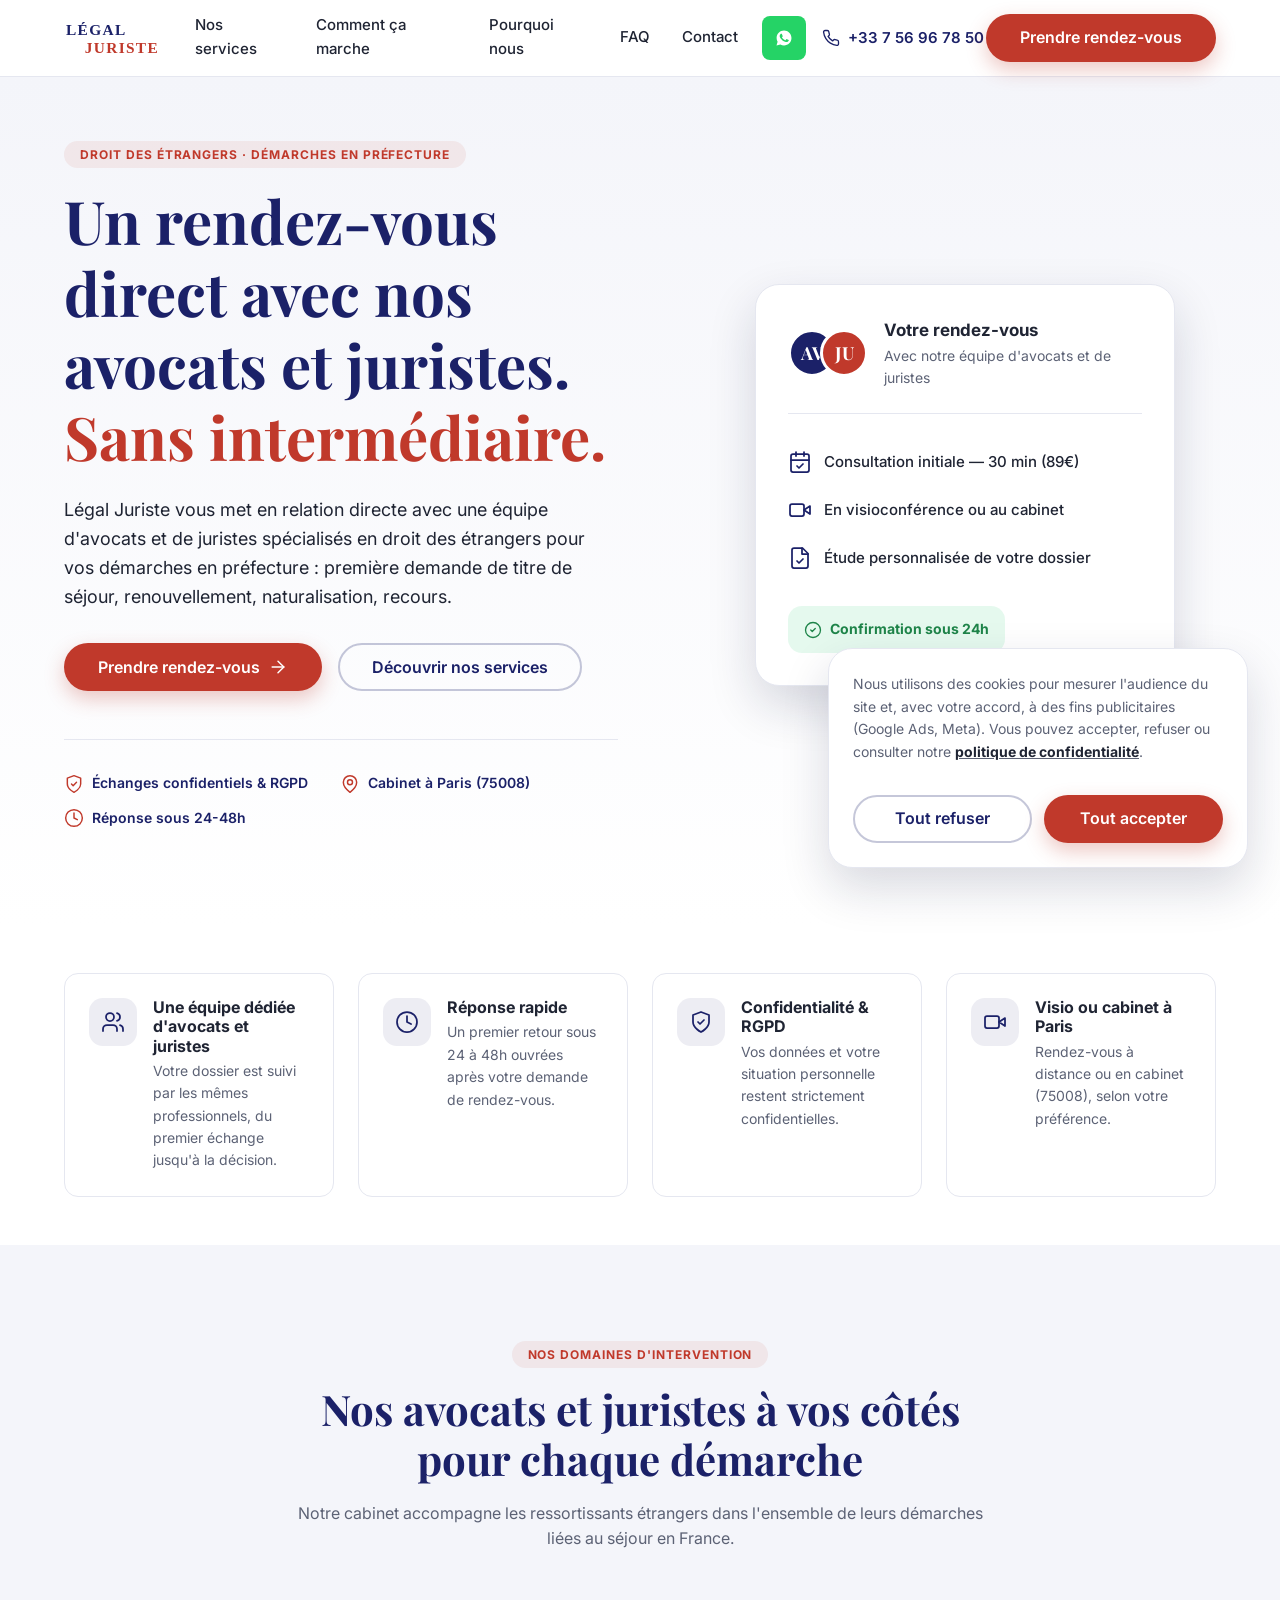
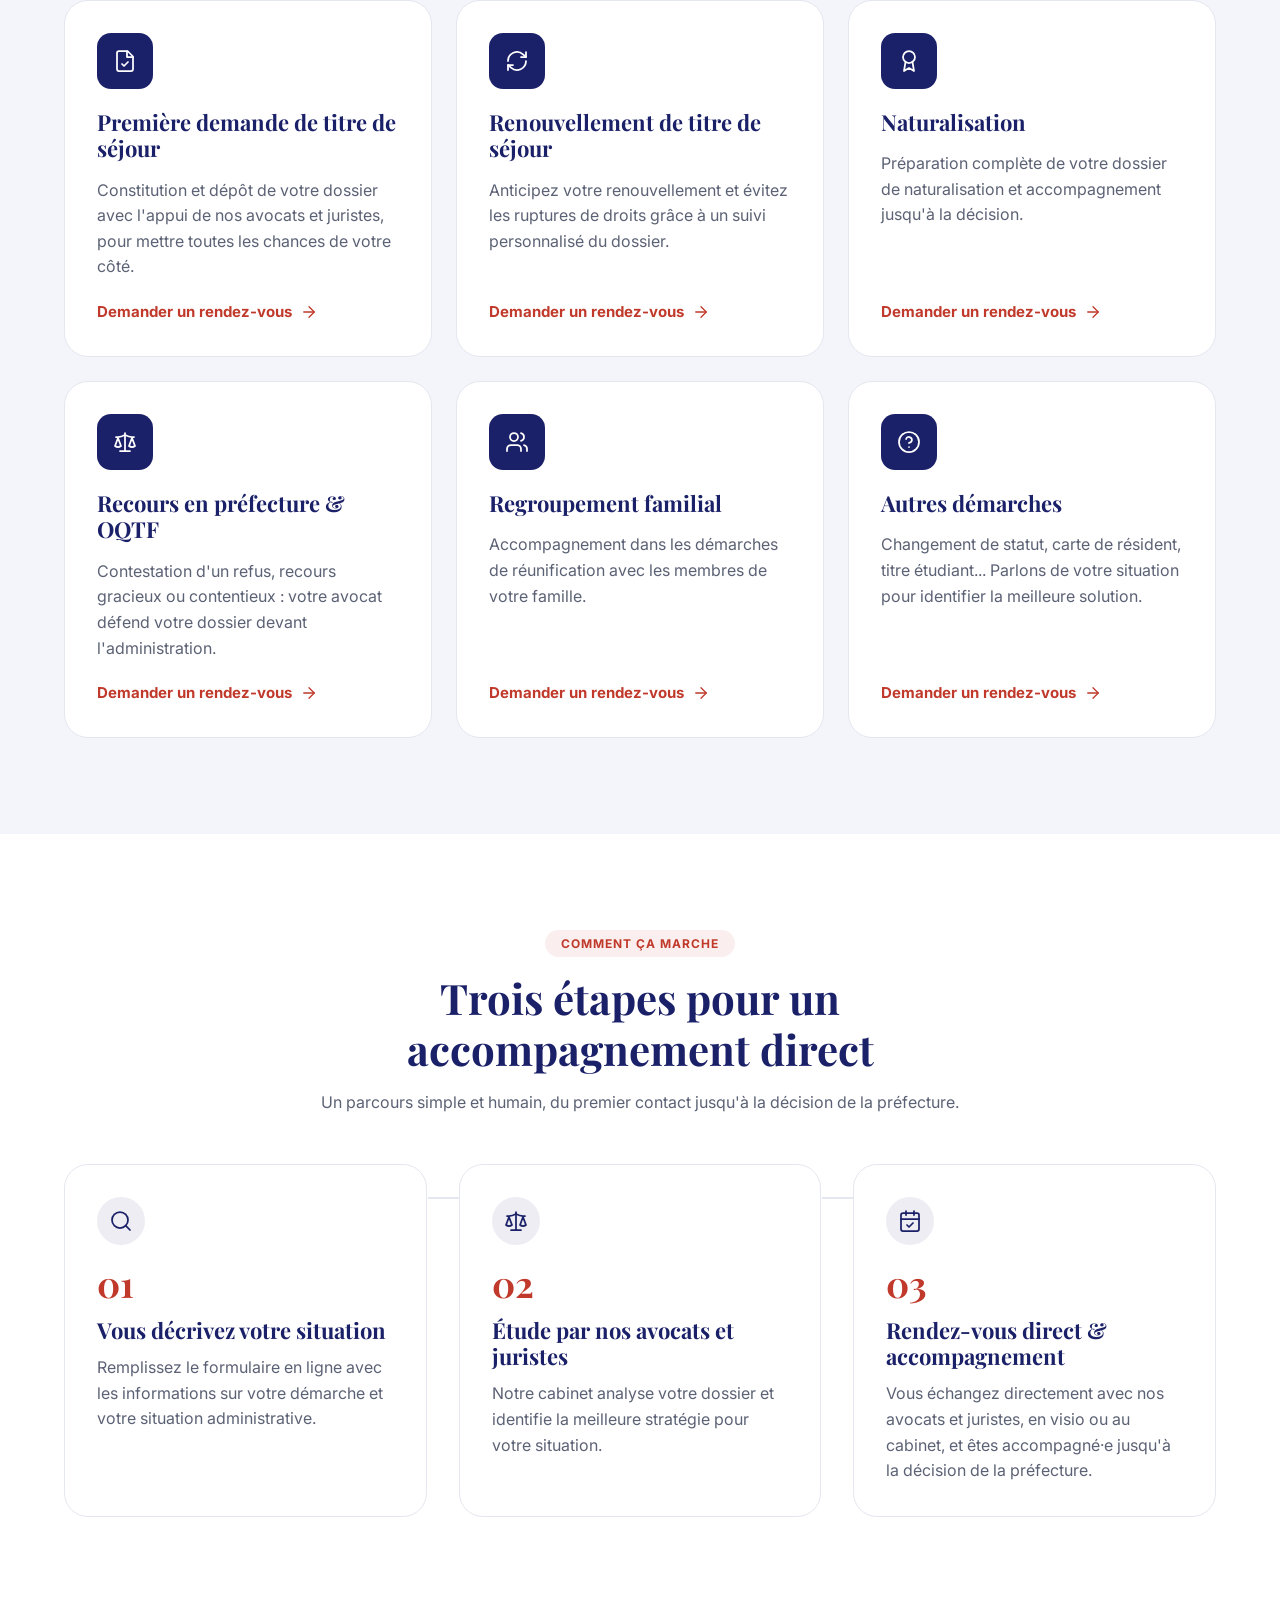
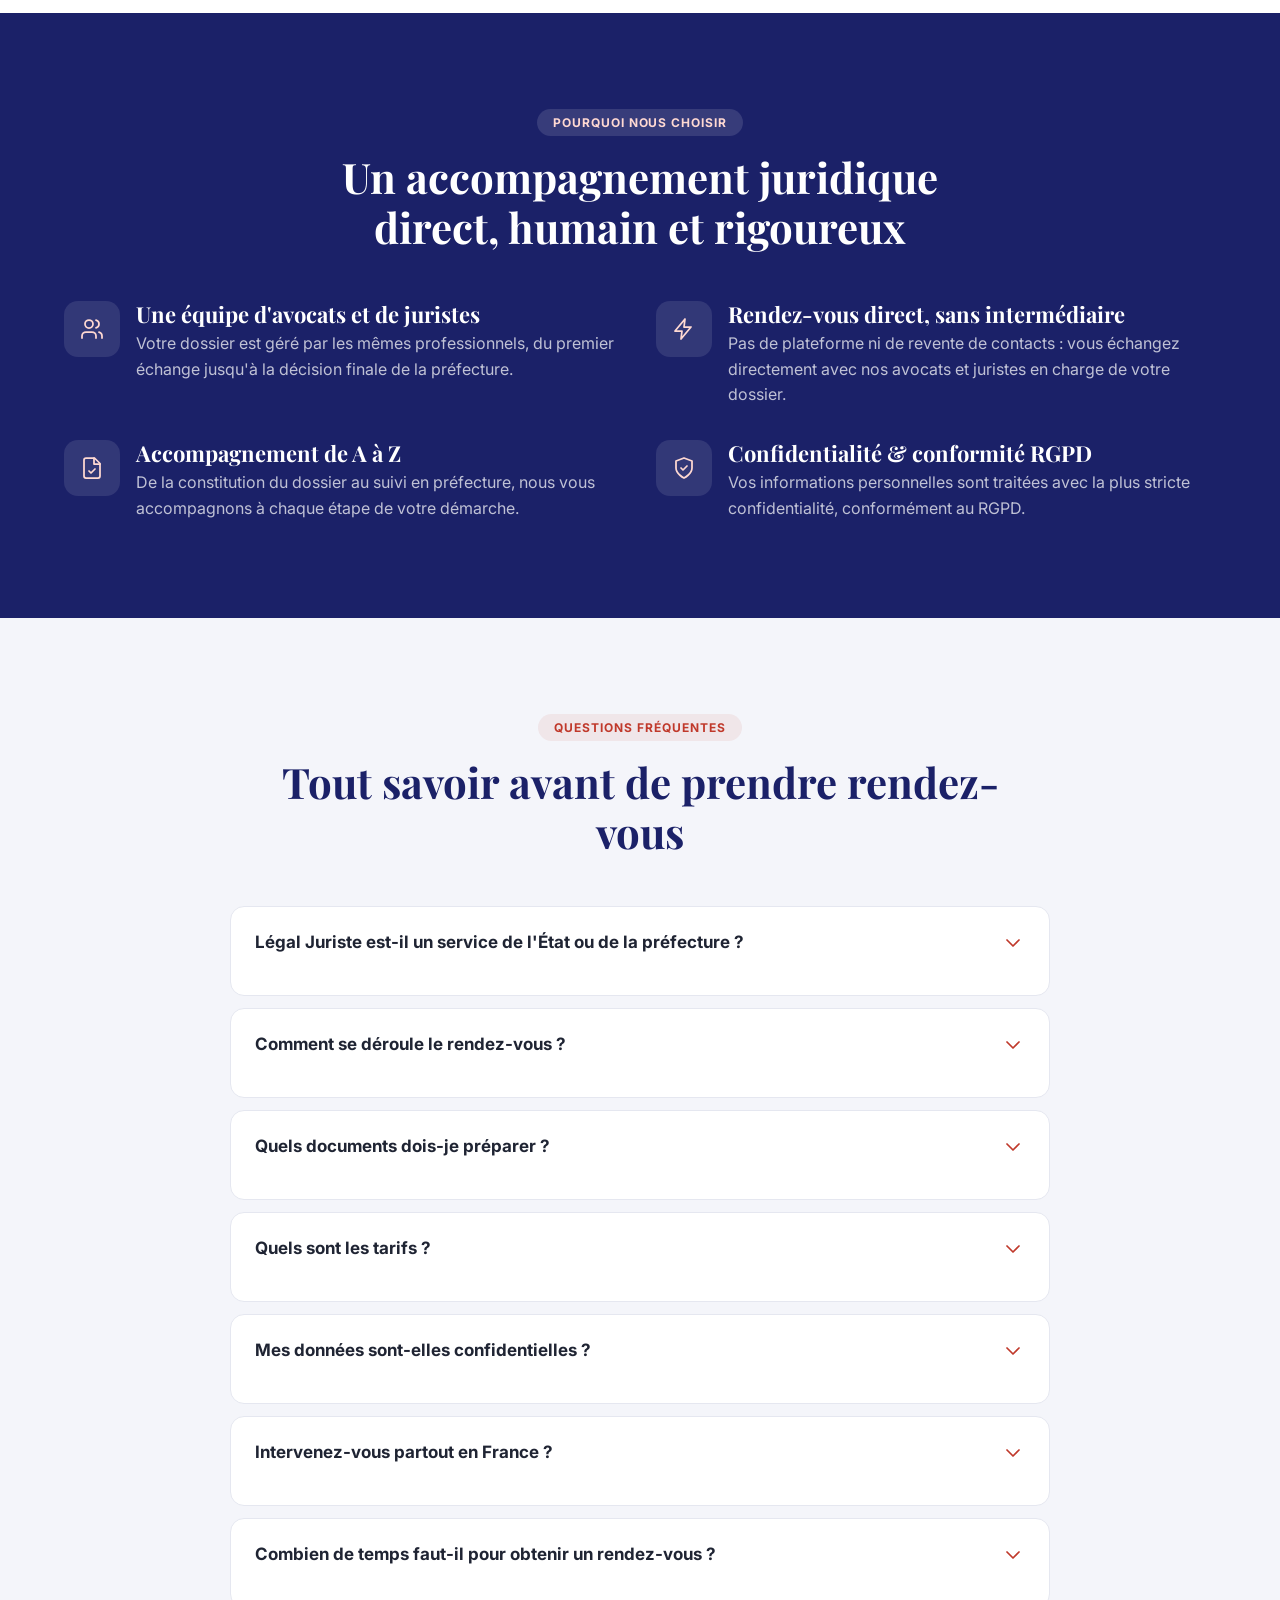
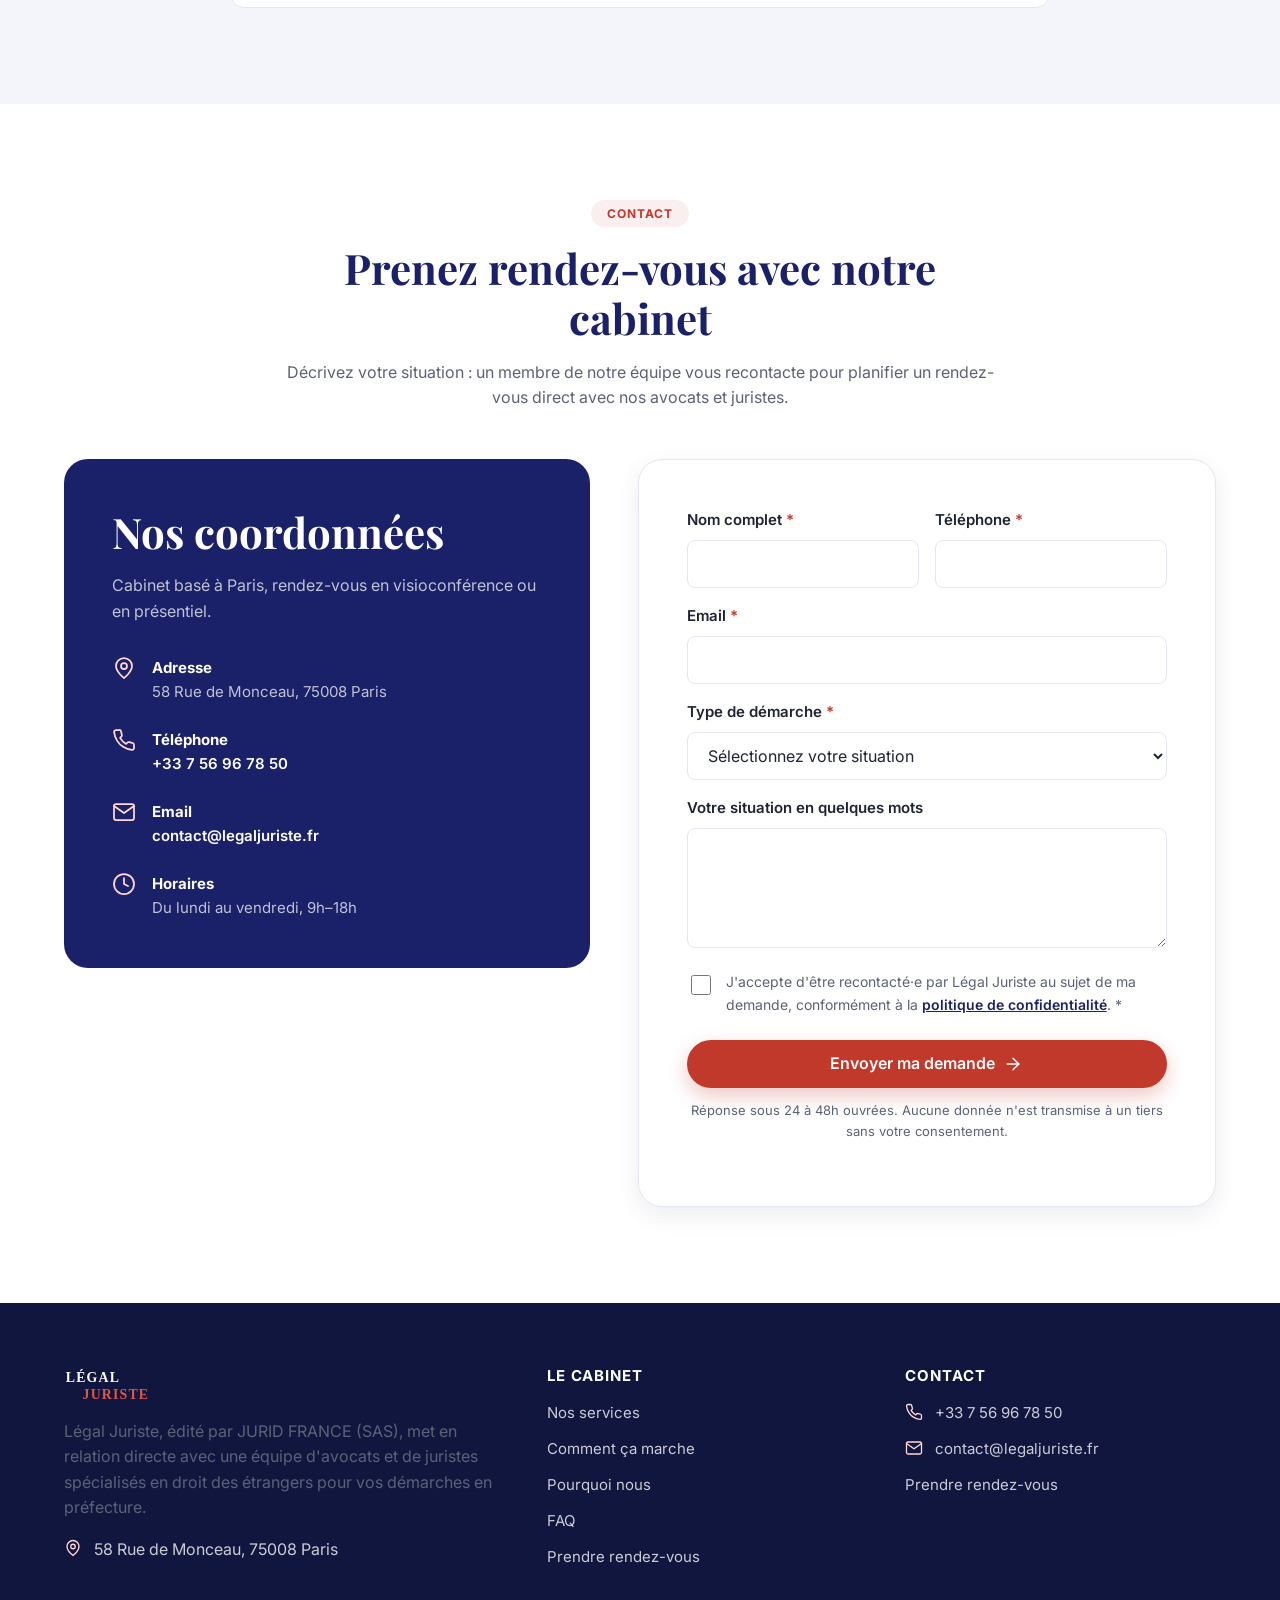
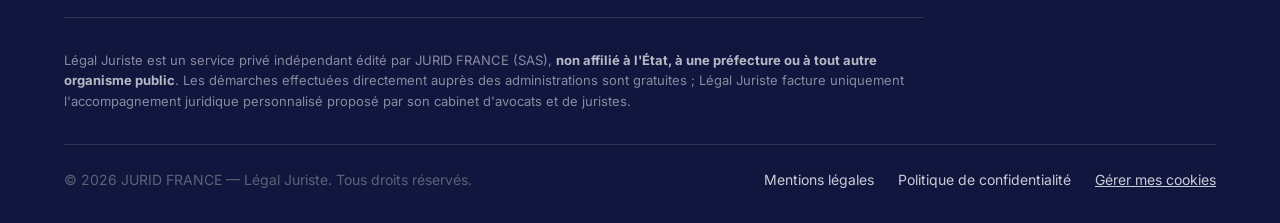
<file: index.html>
<!DOCTYPE html>
<html lang="fr">
<head>
  <meta charset="UTF-8">
  <meta name="viewport" content="width=device-width, initial-scale=1">
  <title>Légal Juriste — Rendez-vous direct avec nos avocats et juristes | Titre de séjour, naturalisation, recours</title>
  <meta name="description" content="Légal Juriste vous met en relation directe avec une équipe d'avocats et de juristes spécialisés en droit des étrangers : titre de séjour, renouvellement, naturalisation, recours en préfecture. Rendez-vous direct, sans intermédiaire.">
  <link rel="canonical" href="https://www.legaljuriste.fr/">

  <!-- Open Graph -->
  <meta property="og:type" content="website">
  <meta property="og:locale" content="fr_FR">
  <meta property="og:title" content="Légal Juriste — Rendez-vous direct avec nos avocats et juristes">
  <meta property="og:description" content="Mise en relation directe avec une équipe d'avocats et de juristes spécialisés en droit des étrangers pour vos démarches en préfecture.">
  <meta property="og:url" content="https://www.legaljuriste.fr/">
  <meta property="og:image" content="/assets/logo-full.svg">

  <!-- Favicon -->
  <link rel="icon" type="image/svg+xml" href="assets/favicon.svg">
  <link rel="apple-touch-icon" href="assets/logo-icon.svg">

  <!-- Fonts -->
  <link rel="preconnect" href="https://fonts.googleapis.com">
  <link rel="preconnect" href="https://fonts.gstatic.com" crossorigin>
  <link href="https://fonts.googleapis.com/css2?family=Inter:wght@400;500;600;700&family=Playfair+Display:wght@700;800&display=swap" rel="stylesheet">

  <link rel="stylesheet" href="css/style.css">

  <!-- Données structurées (SEO) -->
  <script type="application/ld+json">
  {
    "@context": "https://schema.org",
    "@type": "LegalService",
    "name": "Légal Juriste",
    "alternateName": "JURID FRANCE",
    "url": "https://www.legaljuriste.fr/",
    "logo": "https://www.legaljuriste.fr/assets/logo-icon.svg",
    "description": "Mise en relation directe avec une équipe d'avocats et de juristes spécialisés en droit des étrangers pour les démarches en préfecture (titre de séjour, naturalisation, recours).",
    "address": {
      "@type": "PostalAddress",
      "streetAddress": "58 Rue de Monceau",
      "postalCode": "75008",
      "addressLocality": "Paris",
      "addressCountry": "FR"
    },
    "areaServed": "FR",
    "priceRange": "€€"
  }
  </script>
</head>
<body>
  <a class="skip-link" href="#main-content">Aller au contenu principal</a>

  <!-- ============ HEADER ============ -->
  <header class="site-header">
    <div class="container">
      <nav class="nav" aria-label="Navigation principale">
        <a class="nav__brand" href="#main-content">
          <img src="assets/logo-full.svg" alt="Légal Juriste">
        </a>

        <div class="nav__panel" id="navPanel">
          <ul class="nav__links">
            <li><a href="#services">Nos services</a></li>
            <li><a href="#comment-ca-marche">Comment ça marche</a></li>
            <li><a href="#pourquoi">Pourquoi nous</a></li>
            <li><a href="#faq">FAQ</a></li>
            <li><a href="#contact">Contact</a></li>
          </ul>
          <div class="nav__panel-cta">
            <a href="#contact" class="btn btn-primary btn-block">Prendre rendez-vous</a>
          </div>
        </div>

        <div class="nav__actions">
          <a class="nav__whatsapp" href="https://wa.me/33756967850" target="_blank" rel="noopener" aria-label="Contacter sur WhatsApp">
            <svg class="icon icon-sm" viewBox="0 0 24 24" fill="currentColor" aria-hidden="true"><path d="M12.04 2C6.58 2 2.13 6.45 2.13 11.91c0 1.85.5 3.58 1.36 5.07L2 22l5.21-1.36a9.9 9.9 0 0 0 4.83 1.23h.01c5.46 0 9.91-4.45 9.91-9.91C21.96 6.45 17.5 2 12.04 2zm5.78 14.07c-.24.68-1.4 1.3-1.93 1.34-.5.04-1.03.27-3.46-.72-2.93-1.18-4.83-4.13-4.98-4.32-.15-.2-1.2-1.6-1.2-3.05 0-1.46.77-2.17 1.04-2.47.27-.3.6-.37.8-.37.2 0 .4 0 .57.01.18.01.43-.07.67.51.25.6.85 2.07.92 2.22.07.15.12.33.02.53-.1.2-.15.32-.3.5-.15.18-.31.4-.45.54-.15.15-.3.31-.13.6.17.3.77 1.27 1.65 2.06 1.13 1.01 2.09 1.32 2.39 1.47.3.15.47.13.65-.08.18-.2.75-.87.95-1.17.2-.3.4-.25.67-.15.27.1 1.73.82 2.03.97.3.15.5.22.57.35.07.13.07.75-.17 1.43z"/></svg>
          </a>
          <a class="nav__phone" href="tel:+33756967850">
            <svg class="icon icon-sm" viewBox="0 0 24 24" aria-hidden="true"><path d="M22 16.92v3a2 2 0 0 1-2.18 2 19.79 19.79 0 0 1-8.63-3.07 19.5 19.5 0 0 1-6-6 19.79 19.79 0 0 1-3.07-8.67A2 2 0 0 1 4.11 2h3a2 2 0 0 1 2 1.72 12.84 12.84 0 0 0 .7 2.81 2 2 0 0 1-.45 2.11L8.09 9.91a16 16 0 0 0 6 6l1.27-1.27a2 2 0 0 1 2.11-.45 12.84 12.84 0 0 0 2.81.7A2 2 0 0 1 22 16.92Z"/></svg>
            <span>+33 7 56 96 78 50</span>
          </a>
          <a href="#contact" class="btn btn-primary nav__cta">Prendre rendez-vous</a>
          <button class="nav__toggle" id="navToggle" aria-expanded="false" aria-controls="navPanel" aria-label="Ouvrir le menu">
            <svg class="icon icon-menu" viewBox="0 0 24 24" aria-hidden="true"><line x1="4" y1="6" x2="20" y2="6"/><line x1="4" y1="12" x2="20" y2="12"/><line x1="4" y1="18" x2="20" y2="18"/></svg>
            <svg class="icon icon-close" viewBox="0 0 24 24" aria-hidden="true"><line x1="6" y1="6" x2="18" y2="18"/><line x1="18" y1="6" x2="6" y2="18"/></svg>
          </button>
        </div>
      </nav>
    </div>
  </header>

  <main id="main-content">
    <!-- ============ HERO ============ -->
    <section class="hero">
      <div class="hero__floating hero__floating--1" aria-hidden="true"></div>
      <div class="hero__floating hero__floating--2" aria-hidden="true"></div>
      <div class="container">
        <div class="hero__inner">
          <div>
            <span class="eyebrow">Droit des étrangers · Démarches en préfecture</span>
            <h1 class="hero__title">Un rendez-vous direct avec nos avocats et juristes. <em>Sans intermédiaire.</em></h1>
            <p class="lead">Légal Juriste vous met en relation directe avec une équipe d'avocats et de juristes spécialisés en droit des étrangers pour vos démarches en préfecture : première demande de titre de séjour, renouvellement, naturalisation, recours.</p>
            <div class="hero__actions">
              <a href="#contact" class="btn btn-primary">
                Prendre rendez-vous
                <svg class="icon" viewBox="0 0 24 24" aria-hidden="true"><path d="M5 12h14"/><path d="m12 5 7 7-7 7"/></svg>
              </a>
              <a href="#services" class="btn btn-outline">Découvrir nos services</a>
            </div>
            <div class="hero__trust">
              <span class="hero__trust-item">
                <svg class="icon" viewBox="0 0 24 24" aria-hidden="true"><path d="M12 22s8-4 8-10V5l-8-3-8 3v7c0 6 8 10 8 10Z"/><path d="m9 12 2 2 4-4"/></svg>
                Échanges confidentiels &amp; RGPD
              </span>
              <span class="hero__trust-item">
                <svg class="icon" viewBox="0 0 24 24" aria-hidden="true"><path d="M20 10c0 6-8 12-8 12s-8-6-8-12a8 8 0 0 1 16 0Z"/><circle cx="12" cy="10" r="3"/></svg>
                Cabinet à Paris (75008)
              </span>
              <span class="hero__trust-item">
                <svg class="icon" viewBox="0 0 24 24" aria-hidden="true"><circle cx="12" cy="12" r="10"/><path d="M12 6v6l4 2"/></svg>
                Réponse sous 24-48h
              </span>
            </div>
          </div>

          <div class="hero__visual">
            <div class="appointment-card">
              <div class="appointment-card__header">
                <div class="appointment-card__avatars" aria-hidden="true">
                  <span class="avatar avatar--navy">AV</span>
                  <span class="avatar avatar--red">JU</span>
                </div>
                <div>
                  <p class="appointment-card__title">Votre rendez-vous</p>
                  <p class="appointment-card__subtitle">Avec notre équipe d'avocats et de juristes</p>
                </div>
              </div>
              <div class="appointment-card__row">
                <svg class="icon" viewBox="0 0 24 24" aria-hidden="true"><rect x="3" y="4" width="18" height="18" rx="2"/><path d="M16 2v4"/><path d="M8 2v4"/><path d="M3 10h18"/><path d="m9 16 2 2 4-4"/></svg>
                Consultation initiale — 30 min (89€)
              </div>
              <div class="appointment-card__row">
                <svg class="icon" viewBox="0 0 24 24" aria-hidden="true"><path d="m22 8-6 4 6 4V8Z"/><rect x="2" y="6" width="14" height="12" rx="2"/></svg>
                En visioconférence ou au cabinet
              </div>
              <div class="appointment-card__row">
                <svg class="icon" viewBox="0 0 24 24" aria-hidden="true"><path d="M14.5 2H6a2 2 0 0 0-2 2v16a2 2 0 0 0 2 2h12a2 2 0 0 0 2-2V7.5L14.5 2Z"/><path d="M14 2v6h6"/><path d="m9 15 2 2 4-4"/></svg>
                Étude personnalisée de votre dossier
              </div>
              <div class="appointment-card__badge">
                <svg class="icon icon-sm" viewBox="0 0 24 24" aria-hidden="true"><circle cx="12" cy="12" r="10"/><path d="m9 12 2 2 4-4"/></svg>
                Confirmation sous 24h
              </div>
            </div>
          </div>
        </div>
      </div>
    </section>

    <!-- ============ RÉASSURANCE ============ -->
    <section class="section-tight">
      <div class="container">
        <div class="badges">
          <div class="badge reveal">
            <span class="badge__icon">
              <svg class="icon" viewBox="0 0 24 24" aria-hidden="true"><path d="M16 21v-2a4 4 0 0 0-4-4H6a4 4 0 0 0-4 4v2"/><circle cx="9" cy="7" r="4"/><path d="M22 21v-2a4 4 0 0 0-3-3.87"/><path d="M16 3.13a4 4 0 0 1 0 7.75"/></svg>
            </span>
            <div>
              <h3>Une équipe dédiée d'avocats et juristes</h3>
              <p>Votre dossier est suivi par les mêmes professionnels, du premier échange jusqu'à la décision.</p>
            </div>
          </div>
          <div class="badge reveal">
            <span class="badge__icon">
              <svg class="icon" viewBox="0 0 24 24" aria-hidden="true"><circle cx="12" cy="12" r="10"/><path d="M12 6v6l4 2"/></svg>
            </span>
            <div>
              <h3>Réponse rapide</h3>
              <p>Un premier retour sous 24 à 48h ouvrées après votre demande de rendez-vous.</p>
            </div>
          </div>
          <div class="badge reveal">
            <span class="badge__icon">
              <svg class="icon" viewBox="0 0 24 24" aria-hidden="true"><path d="M12 22s8-4 8-10V5l-8-3-8 3v7c0 6 8 10 8 10Z"/><path d="m9 12 2 2 4-4"/></svg>
            </span>
            <div>
              <h3>Confidentialité &amp; RGPD</h3>
              <p>Vos données et votre situation personnelle restent strictement confidentielles.</p>
            </div>
          </div>
          <div class="badge reveal">
            <span class="badge__icon">
              <svg class="icon" viewBox="0 0 24 24" aria-hidden="true"><path d="m22 8-6 4 6 4V8Z"/><rect x="2" y="6" width="14" height="12" rx="2"/></svg>
            </span>
            <div>
              <h3>Visio ou cabinet à Paris</h3>
              <p>Rendez-vous à distance ou en cabinet (75008), selon votre préférence.</p>
            </div>
          </div>
        </div>
      </div>
    </section>

    <!-- ============ SERVICES ============ -->
    <section class="section section-alt" id="services">
      <div class="container">
        <div class="section-header">
          <span class="eyebrow">Nos domaines d'intervention</span>
          <h2>Nos avocats et juristes à vos côtés pour chaque démarche</h2>
          <p>Notre cabinet accompagne les ressortissants étrangers dans l'ensemble de leurs démarches liées au séjour en France.</p>
        </div>

        <div class="services-grid">
          <article class="service-card reveal">
            <span class="service-card__icon">
              <svg class="icon" viewBox="0 0 24 24" aria-hidden="true"><path d="M14.5 2H6a2 2 0 0 0-2 2v16a2 2 0 0 0 2 2h12a2 2 0 0 0 2-2V7.5L14.5 2Z"/><path d="M14 2v6h6"/><path d="m9 15 2 2 4-4"/></svg>
            </span>
            <h3>Première demande de titre de séjour</h3>
            <p>Constitution et dépôt de votre dossier avec l'appui de nos avocats et juristes, pour mettre toutes les chances de votre côté.</p>
            <a class="service-card__link" href="#contact">
              Demander un rendez-vous
              <svg class="icon" viewBox="0 0 24 24" aria-hidden="true"><path d="M5 12h14"/><path d="m12 5 7 7-7 7"/></svg>
            </a>
          </article>

          <article class="service-card reveal">
            <span class="service-card__icon">
              <svg class="icon" viewBox="0 0 24 24" aria-hidden="true"><path d="M3 12a9 9 0 0 1 15-6.7L21 8"/><path d="M21 3v5h-5"/><path d="M21 12a9 9 0 0 1-15 6.7L3 16"/><path d="M3 21v-5h5"/></svg>
            </span>
            <h3>Renouvellement de titre de séjour</h3>
            <p>Anticipez votre renouvellement et évitez les ruptures de droits grâce à un suivi personnalisé du dossier.</p>
            <a class="service-card__link" href="#contact">
              Demander un rendez-vous
              <svg class="icon" viewBox="0 0 24 24" aria-hidden="true"><path d="M5 12h14"/><path d="m12 5 7 7-7 7"/></svg>
            </a>
          </article>

          <article class="service-card reveal">
            <span class="service-card__icon">
              <svg class="icon" viewBox="0 0 24 24" aria-hidden="true"><circle cx="12" cy="8" r="6"/><path d="M15.477 12.89 17 22l-5-3-5 3 1.523-9.11"/></svg>
            </span>
            <h3>Naturalisation</h3>
            <p>Préparation complète de votre dossier de naturalisation et accompagnement jusqu'à la décision.</p>
            <a class="service-card__link" href="#contact">
              Demander un rendez-vous
              <svg class="icon" viewBox="0 0 24 24" aria-hidden="true"><path d="M5 12h14"/><path d="m12 5 7 7-7 7"/></svg>
            </a>
          </article>

          <article class="service-card reveal">
            <span class="service-card__icon">
              <svg class="icon" viewBox="0 0 24 24" aria-hidden="true"><path d="m16 16 3-8 3 8c-.87.65-1.92 1-3 1s-2.13-.35-3-1Z"/><path d="m2 16 3-8 3 8c-.87.65-1.92 1-3 1s-2.13-.35-3-1Z"/><path d="M7 21h10"/><path d="M12 3v18"/><path d="M3 7h2c2 0 5-1 7-2 2 1 5 2 7 2h2"/></svg>
            </span>
            <h3>Recours en préfecture &amp; OQTF</h3>
            <p>Contestation d'un refus, recours gracieux ou contentieux : votre avocat défend votre dossier devant l'administration.</p>
            <a class="service-card__link" href="#contact">
              Demander un rendez-vous
              <svg class="icon" viewBox="0 0 24 24" aria-hidden="true"><path d="M5 12h14"/><path d="m12 5 7 7-7 7"/></svg>
            </a>
          </article>

          <article class="service-card reveal">
            <span class="service-card__icon">
              <svg class="icon" viewBox="0 0 24 24" aria-hidden="true"><path d="M16 21v-2a4 4 0 0 0-4-4H6a4 4 0 0 0-4 4v2"/><circle cx="9" cy="7" r="4"/><path d="M22 21v-2a4 4 0 0 0-3-3.87"/><path d="M16 3.13a4 4 0 0 1 0 7.75"/></svg>
            </span>
            <h3>Regroupement familial</h3>
            <p>Accompagnement dans les démarches de réunification avec les membres de votre famille.</p>
            <a class="service-card__link" href="#contact">
              Demander un rendez-vous
              <svg class="icon" viewBox="0 0 24 24" aria-hidden="true"><path d="M5 12h14"/><path d="m12 5 7 7-7 7"/></svg>
            </a>
          </article>

          <article class="service-card reveal">
            <span class="service-card__icon">
              <svg class="icon" viewBox="0 0 24 24" aria-hidden="true"><circle cx="12" cy="12" r="10"/><path d="M9.09 9a3 3 0 0 1 5.83 1c0 2-3 3-3 3"/><line x1="12" y1="17" x2="12.01" y2="17"/></svg>
            </span>
            <h3>Autres démarches</h3>
            <p>Changement de statut, carte de résident, titre étudiant... Parlons de votre situation pour identifier la meilleure solution.</p>
            <a class="service-card__link" href="#contact">
              Demander un rendez-vous
              <svg class="icon" viewBox="0 0 24 24" aria-hidden="true"><path d="M5 12h14"/><path d="m12 5 7 7-7 7"/></svg>
            </a>
          </article>
        </div>
      </div>
    </section>

    <!-- ============ COMMENT ÇA MARCHE ============ -->
    <section class="section" id="comment-ca-marche">
      <div class="container">
        <div class="section-header">
          <span class="eyebrow">Comment ça marche</span>
          <h2>Trois étapes pour un accompagnement direct</h2>
          <p>Un parcours simple et humain, du premier contact jusqu'à la décision de la préfecture.</p>
        </div>

        <div class="steps">
          <div class="step reveal">
            <span class="step__icon">
              <svg class="icon" viewBox="0 0 24 24" aria-hidden="true"><circle cx="11" cy="11" r="8"/><path d="m21 21-4.3-4.3"/></svg>
            </span>
            <span class="step__number">01</span>
            <h3>Vous décrivez votre situation</h3>
            <p>Remplissez le formulaire en ligne avec les informations sur votre démarche et votre situation administrative.</p>
          </div>
          <div class="step reveal">
            <span class="step__icon">
              <svg class="icon" viewBox="0 0 24 24" aria-hidden="true"><path d="m16 16 3-8 3 8c-.87.65-1.92 1-3 1s-2.13-.35-3-1Z"/><path d="m2 16 3-8 3 8c-.87.65-1.92 1-3 1s-2.13-.35-3-1Z"/><path d="M7 21h10"/><path d="M12 3v18"/><path d="M3 7h2c2 0 5-1 7-2 2 1 5 2 7 2h2"/></svg>
            </span>
            <span class="step__number">02</span>
            <h3>Étude par nos avocats et juristes</h3>
            <p>Notre cabinet analyse votre dossier et identifie la meilleure stratégie pour votre situation.</p>
          </div>
          <div class="step reveal">
            <span class="step__icon">
              <svg class="icon" viewBox="0 0 24 24" aria-hidden="true"><rect x="3" y="4" width="18" height="18" rx="2"/><path d="M16 2v4"/><path d="M8 2v4"/><path d="M3 10h18"/><path d="m9 16 2 2 4-4"/></svg>
            </span>
            <span class="step__number">03</span>
            <h3>Rendez-vous direct &amp; accompagnement</h3>
            <p>Vous échangez directement avec nos avocats et juristes, en visio ou au cabinet, et êtes accompagné·e jusqu'à la décision de la préfecture.</p>
          </div>
        </div>
      </div>
    </section>

    <!-- ============ POURQUOI NOUS ============ -->
    <section class="section section-dark" id="pourquoi">
      <div class="container">
        <div class="section-header">
          <span class="eyebrow">Pourquoi nous choisir</span>
          <h2>Un accompagnement juridique direct, humain et rigoureux</h2>
        </div>

        <div class="why-grid">
          <div class="why-item reveal">
            <span class="why-item__icon">
              <svg class="icon" viewBox="0 0 24 24" aria-hidden="true"><path d="M16 21v-2a4 4 0 0 0-4-4H6a4 4 0 0 0-4 4v2"/><circle cx="9" cy="7" r="4"/><path d="M22 21v-2a4 4 0 0 0-3-3.87"/><path d="M16 3.13a4 4 0 0 1 0 7.75"/></svg>
            </span>
            <div>
              <h3>Une équipe d'avocats et de juristes</h3>
              <p>Votre dossier est géré par les mêmes professionnels, du premier échange jusqu'à la décision finale de la préfecture.</p>
            </div>
          </div>
          <div class="why-item reveal">
            <span class="why-item__icon">
              <svg class="icon" viewBox="0 0 24 24" aria-hidden="true"><path d="M13 2 3 14h7l-1 8 10-12h-7l1-8Z"/></svg>
            </span>
            <div>
              <h3>Rendez-vous direct, sans intermédiaire</h3>
              <p>Pas de plateforme ni de revente de contacts : vous échangez directement avec nos avocats et juristes en charge de votre dossier.</p>
            </div>
          </div>
          <div class="why-item reveal">
            <span class="why-item__icon">
              <svg class="icon" viewBox="0 0 24 24" aria-hidden="true"><path d="M14.5 2H6a2 2 0 0 0-2 2v16a2 2 0 0 0 2 2h12a2 2 0 0 0 2-2V7.5L14.5 2Z"/><path d="M14 2v6h6"/><path d="m9 15 2 2 4-4"/></svg>
            </span>
            <div>
              <h3>Accompagnement de A à Z</h3>
              <p>De la constitution du dossier au suivi en préfecture, nous vous accompagnons à chaque étape de votre démarche.</p>
            </div>
          </div>
          <div class="why-item reveal">
            <span class="why-item__icon">
              <svg class="icon" viewBox="0 0 24 24" aria-hidden="true"><path d="M12 22s8-4 8-10V5l-8-3-8 3v7c0 6 8 10 8 10Z"/><path d="m9 12 2 2 4-4"/></svg>
            </span>
            <div>
              <h3>Confidentialité &amp; conformité RGPD</h3>
              <p>Vos informations personnelles sont traitées avec la plus stricte confidentialité, conformément au RGPD.</p>
            </div>
          </div>
        </div>
      </div>
    </section>

    <!-- ============ FAQ ============ -->
    <section class="section section-alt" id="faq">
      <div class="container">
        <div class="section-header">
          <span class="eyebrow">Questions fréquentes</span>
          <h2>Tout savoir avant de prendre rendez-vous</h2>
        </div>

        <div class="accordion">
          <div class="accordion-item">
            <h3>
              <button class="accordion-trigger" aria-expanded="false">
                Légal Juriste est-il un service de l'État ou de la préfecture ?
                <svg class="icon" viewBox="0 0 24 24" aria-hidden="true"><path d="m6 9 6 6 6-6"/></svg>
              </button>
            </h3>
            <div class="accordion-panel">
              <div class="accordion-panel-inner">
                <div>
                  <p>Non. Légal Juriste, édité par JURID FRANCE (SAS), est un <strong>service privé indépendant</strong> de mise en relation avec des professionnels du droit. Nous ne sommes affiliés à aucune administration, préfecture ou organisme public.</p>
                  <p>Les démarches administratives restent gratuites auprès des services publics ; Légal Juriste facture uniquement l'accompagnement juridique personnalisé proposé par nos avocats et juristes.</p>
                </div>
              </div>
            </div>
          </div>

          <div class="accordion-item">
            <h3>
              <button class="accordion-trigger" aria-expanded="false">
                Comment se déroule le rendez-vous ?
                <svg class="icon" viewBox="0 0 24 24" aria-hidden="true"><path d="m6 9 6 6 6-6"/></svg>
              </button>
            </h3>
            <div class="accordion-panel">
              <div class="accordion-panel-inner">
                <div>
                  <p>Après votre demande, un membre de notre équipe vous recontacte pour planifier un rendez-vous direct avec nos avocats et juristes, en visioconférence ou au cabinet à Paris (75008), selon votre préférence et vos disponibilités.</p>
                </div>
              </div>
            </div>
          </div>

          <div class="accordion-item">
            <h3>
              <button class="accordion-trigger" aria-expanded="false">
                Quels documents dois-je préparer ?
                <svg class="icon" viewBox="0 0 24 24" aria-hidden="true"><path d="m6 9 6 6 6-6"/></svg>
              </button>
            </h3>
            <div class="accordion-panel">
              <div class="accordion-panel-inner">
                <div>
                  <p>Cela dépend de votre situation et du type de démarche. Lors du premier échange, nos avocats et juristes vous indiqueront précisément la liste des documents nécessaires à la constitution de votre dossier.</p>
                </div>
              </div>
            </div>
          </div>

          <div class="accordion-item">
            <h3>
              <button class="accordion-trigger" aria-expanded="false">
                Quels sont les tarifs ?
                <svg class="icon" viewBox="0 0 24 24" aria-hidden="true"><path d="m6 9 6 6 6-6"/></svg>
              </button>
            </h3>
            <div class="accordion-panel">
              <div class="accordion-panel-inner">
                <div>
                  <p>La première consultation, d'une durée de 30 minutes, est facturée <strong>89€</strong>. Elle permet d'étudier votre situation et de définir la meilleure stratégie. Au-delà, les honoraires dépendent de la nature et de la complexité de votre dossier et vous sont présentés en toute transparence avant tout engagement.</p>
                </div>
              </div>
            </div>
          </div>

          <div class="accordion-item">
            <h3>
              <button class="accordion-trigger" aria-expanded="false">
                Mes données sont-elles confidentielles ?
                <svg class="icon" viewBox="0 0 24 24" aria-hidden="true"><path d="m6 9 6 6 6-6"/></svg>
              </button>
            </h3>
            <div class="accordion-panel">
              <div class="accordion-panel-inner">
                <div>
                  <p>Oui. Toutes les informations transmises sont traitées de manière strictement confidentielle, conformément au RGPD et au secret professionnel applicable aux avocats. Pour plus de détails, consultez notre <a href="politique-confidentialite.html">politique de confidentialité</a>.</p>
                </div>
              </div>
            </div>
          </div>

          <div class="accordion-item">
            <h3>
              <button class="accordion-trigger" aria-expanded="false">
                Intervenez-vous partout en France ?
                <svg class="icon" viewBox="0 0 24 24" aria-hidden="true"><path d="m6 9 6 6 6-6"/></svg>
              </button>
            </h3>
            <div class="accordion-panel">
              <div class="accordion-panel-inner">
                <div>
                  <p>Les rendez-vous en cabinet ont lieu à Paris (75008). Nous proposons également des rendez-vous à distance par visioconférence pour les personnes résidant ailleurs en France ou à l'étranger.</p>
                </div>
              </div>
            </div>
          </div>

          <div class="accordion-item">
            <h3>
              <button class="accordion-trigger" aria-expanded="false">
                Combien de temps faut-il pour obtenir un rendez-vous ?
                <svg class="icon" viewBox="0 0 24 24" aria-hidden="true"><path d="m6 9 6 6 6-6"/></svg>
              </button>
            </h3>
            <div class="accordion-panel">
              <div class="accordion-panel-inner">
                <div>
                  <p>Nous nous efforçons de revenir vers vous sous 24 à 48h ouvrées après réception de votre demande, afin de planifier rapidement votre premier échange avec nos avocats et juristes.</p>
                </div>
              </div>
            </div>
          </div>
        </div>
      </div>
    </section>

    <!-- ============ CONTACT ============ -->
    <section class="section" id="contact">
      <div class="container">
        <div class="section-header">
          <span class="eyebrow">Contact</span>
          <h2>Prenez rendez-vous avec notre cabinet</h2>
          <p>Décrivez votre situation : un membre de notre équipe vous recontacte pour planifier un rendez-vous direct avec nos avocats et juristes.</p>
        </div>

        <div class="contact-grid">
          <div class="contact-info-card reveal">
            <h2>Nos coordonnées</h2>
            <p style="color: rgba(255,255,255,0.72)">Cabinet basé à Paris, rendez-vous en visioconférence ou en présentiel.</p>
            <div class="contact-info-list">
              <div class="contact-info-item">
                <svg class="icon" viewBox="0 0 24 24" aria-hidden="true"><path d="M20 10c0 6-8 12-8 12s-8-6-8-12a8 8 0 0 1 16 0Z"/><circle cx="12" cy="10" r="3"/></svg>
                <div>
                  <p><strong style="color:#fff">Adresse</strong></p>
                  <p>58 Rue de Monceau, 75008 Paris</p>
                </div>
              </div>
              <div class="contact-info-item">
                <svg class="icon" viewBox="0 0 24 24" aria-hidden="true"><path d="M22 16.92v3a2 2 0 0 1-2.18 2 19.79 19.79 0 0 1-8.63-3.07 19.5 19.5 0 0 1-6-6 19.79 19.79 0 0 1-3.07-8.67A2 2 0 0 1 4.11 2h3a2 2 0 0 1 2 1.72 12.84 12.84 0 0 0 .7 2.81 2 2 0 0 1-.45 2.11L8.09 9.91a16 16 0 0 0 6 6l1.27-1.27a2 2 0 0 1 2.11-.45 12.84 12.84 0 0 0 2.81.7A2 2 0 0 1 22 16.92Z"/></svg>
                <div>
                  <p><strong style="color:#fff">Téléphone</strong></p>
                  <p><a href="tel:+33756967850">+33 7 56 96 78 50</a></p>
                </div>
              </div>
              <div class="contact-info-item">
                <svg class="icon" viewBox="0 0 24 24" aria-hidden="true"><rect x="2" y="4" width="20" height="16" rx="2"/><path d="m22 6-10 7L2 6"/></svg>
                <div>
                  <p><strong style="color:#fff">Email</strong></p>
                  <p><a href="mailto:contact@legaljuriste.fr">contact@legaljuriste.fr</a></p>
                </div>
              </div>
              <div class="contact-info-item">
                <svg class="icon" viewBox="0 0 24 24" aria-hidden="true"><circle cx="12" cy="12" r="10"/><path d="M12 6v6l4 2"/></svg>
                <div>
                  <p><strong style="color:#fff">Horaires</strong></p>
                  <p>Du lundi au vendredi, 9h–18h</p>
                </div>
              </div>
            </div>
          </div>

          <div class="contact-form-card reveal">
            <form id="contactForm" action="https://script.google.com/macros/s/AKfycbzQICehB2cak6lHhYlWcM2exneO7bEQ0NraiFvdoNJmWA1NdXBnlw62iuTqi0m2ggKF/exec" method="POST">
              <div class="form-row form-row--2">
                <div class="form-group">
                  <label for="nom">Nom complet <span class="required">*</span></label>
                  <input class="form-control" type="text" id="nom" name="nom" autocomplete="name" required>
                </div>
                <div class="form-group">
                  <label for="telephone">Téléphone <span class="required">*</span></label>
                  <input class="form-control" type="tel" id="telephone" name="telephone" autocomplete="tel" required>
                </div>
              </div>
              <div class="form-row">
                <div class="form-group">
                  <label for="email">Email <span class="required">*</span></label>
                  <input class="form-control" type="email" id="email" name="email" autocomplete="email" required>
                </div>
              </div>
              <div class="form-row">
                <div class="form-group">
                  <label for="demarche">Type de démarche <span class="required">*</span></label>
                  <select class="form-control" id="demarche" name="demarche" required>
                    <option value="" selected disabled>Sélectionnez votre situation</option>
                    <option value="Première demande de titre de séjour">Première demande de titre de séjour</option>
                    <option value="Renouvellement de titre de séjour">Renouvellement de titre de séjour</option>
                    <option value="Naturalisation">Naturalisation</option>
                    <option value="Recours en préfecture / OQTF">Recours en préfecture / OQTF</option>
                    <option value="Regroupement familial">Regroupement familial</option>
                    <option value="Autre démarche">Autre démarche</option>
                  </select>
                </div>
              </div>
              <div class="form-row">
                <div class="form-group">
                  <label for="message">Votre situation en quelques mots</label>
                  <textarea class="form-control" id="message" name="message" rows="4"></textarea>
                </div>
              </div>
              <div class="form-checkbox">
                <input type="checkbox" id="consentement" name="consentement" required>
                <label for="consentement">J'accepte d'être recontacté·e par Légal Juriste au sujet de ma demande, conformément à la <a href="politique-confidentialite.html">politique de confidentialité</a>. <span class="required">*</span></label>
              </div>
              <button type="submit" class="btn btn-primary btn-block">
                Envoyer ma demande
                <svg class="icon" viewBox="0 0 24 24" aria-hidden="true"><path d="M5 12h14"/><path d="m12 5 7 7-7 7"/></svg>
              </button>
              <p class="form-hint">Réponse sous 24 à 48h ouvrées. Aucune donnée n'est transmise à un tiers sans votre consentement.</p>
            </form>
            <p id="formStatus" class="form-status" hidden role="status" tabindex="-1"></p>
          </div>
        </div>
      </div>
    </section>
  </main>

  <!-- ============ FOOTER ============ -->
  <footer class="site-footer">
    <div class="container">
      <div class="footer-grid">
        <div>
          <div class="footer-brand">
            <img src="assets/logo-full-light.svg" alt="Légal Juriste">
          </div>
          <p>Légal Juriste, édité par JURID FRANCE (SAS), met en relation directe avec une équipe d'avocats et de juristes spécialisés en droit des étrangers pour vos démarches en préfecture.</p>
          <div class="footer-contact-item">
            <svg class="icon icon-sm" viewBox="0 0 24 24" aria-hidden="true"><path d="M20 10c0 6-8 12-8 12s-8-6-8-12a8 8 0 0 1 16 0Z"/><circle cx="12" cy="10" r="3"/></svg>
            <span>58 Rue de Monceau, 75008 Paris</span>
          </div>
        </div>

        <div class="footer-col">
          <h4>Le cabinet</h4>
          <ul>
            <li><a href="#services">Nos services</a></li>
            <li><a href="#comment-ca-marche">Comment ça marche</a></li>
            <li><a href="#pourquoi">Pourquoi nous</a></li>
            <li><a href="#faq">FAQ</a></li>
            <li><a href="#contact">Prendre rendez-vous</a></li>
          </ul>
        </div>

        <div class="footer-col">
          <h4>Contact</h4>
          <ul>
            <li class="footer-contact-item">
              <svg class="icon icon-sm" viewBox="0 0 24 24" aria-hidden="true"><path d="M22 16.92v3a2 2 0 0 1-2.18 2 19.79 19.79 0 0 1-8.63-3.07 19.5 19.5 0 0 1-6-6 19.79 19.79 0 0 1-3.07-8.67A2 2 0 0 1 4.11 2h3a2 2 0 0 1 2 1.72 12.84 12.84 0 0 0 .7 2.81 2 2 0 0 1-.45 2.11L8.09 9.91a16 16 0 0 0 6 6l1.27-1.27a2 2 0 0 1 2.11-.45 12.84 12.84 0 0 0 2.81.7A2 2 0 0 1 22 16.92Z"/></svg>
              <a href="tel:+33756967850">+33 7 56 96 78 50</a>
            </li>
            <li class="footer-contact-item">
              <svg class="icon icon-sm" viewBox="0 0 24 24" aria-hidden="true"><rect x="2" y="4" width="20" height="16" rx="2"/><path d="m22 6-10 7L2 6"/></svg>
              <a href="mailto:contact@legaljuriste.fr">contact@legaljuriste.fr</a>
            </li>
            <li><a href="#contact">Prendre rendez-vous</a></li>
          </ul>
        </div>
      </div>

      <p class="footer-disclaimer">Légal Juriste est un service privé indépendant édité par JURID FRANCE (SAS), <strong style="color:rgba(255,255,255,0.7)">non affilié à l'État, à une préfecture ou à tout autre organisme public</strong>. Les démarches effectuées directement auprès des administrations sont gratuites ; Légal Juriste facture uniquement l'accompagnement juridique personnalisé proposé par son cabinet d'avocats et de juristes.</p>

      <div class="footer-bottom">
        <p style="margin:0">© 2026 JURID FRANCE — Légal Juriste. Tous droits réservés.</p>
        <div class="footer-bottom-links">
          <a href="mentions-legales.html">Mentions légales</a>
          <a href="politique-confidentialite.html">Politique de confidentialité</a>
          <button class="cookie-settings-link" id="cookieSettingsLink">Gérer mes cookies</button>
        </div>
      </div>
    </div>
  </footer>

  <!-- ============ COOKIE BANNER ============ -->
  <div class="cookie-banner" id="cookieBanner" role="dialog" aria-live="polite" aria-label="Gestion des cookies">
    <p class="cookie-banner__text">Nous utilisons des cookies pour mesurer l'audience du site et, avec votre accord, à des fins publicitaires (Google Ads, Meta). Vous pouvez accepter, refuser ou consulter notre <a href="politique-confidentialite.html"><strong>politique de confidentialité</strong></a>.</p>
    <div class="cookie-banner__actions">
      <button class="btn btn-outline" id="cookieRefuse">Tout refuser</button>
      <button class="btn btn-primary" id="cookieAccept">Tout accepter</button>
    </div>
  </div>

  <script src="js/main.js" defer></script>
</body>
</html>
</file>
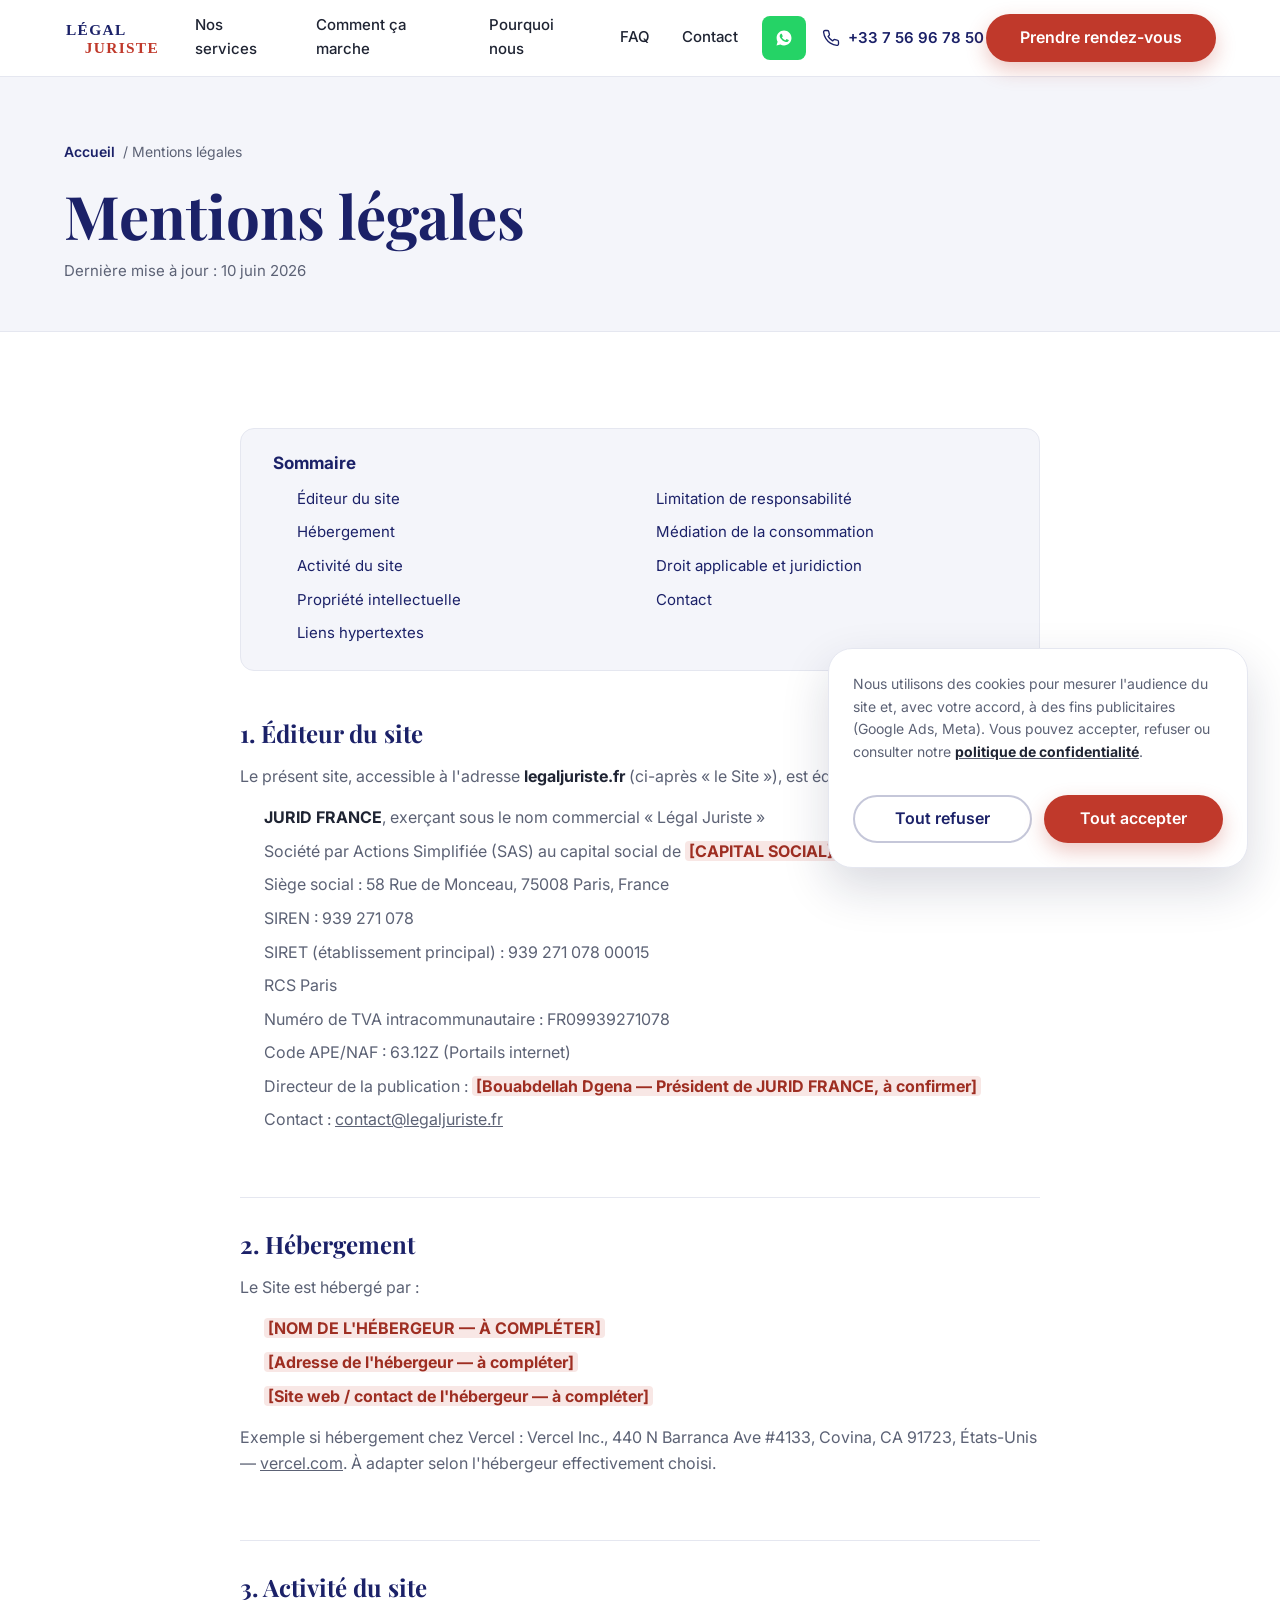
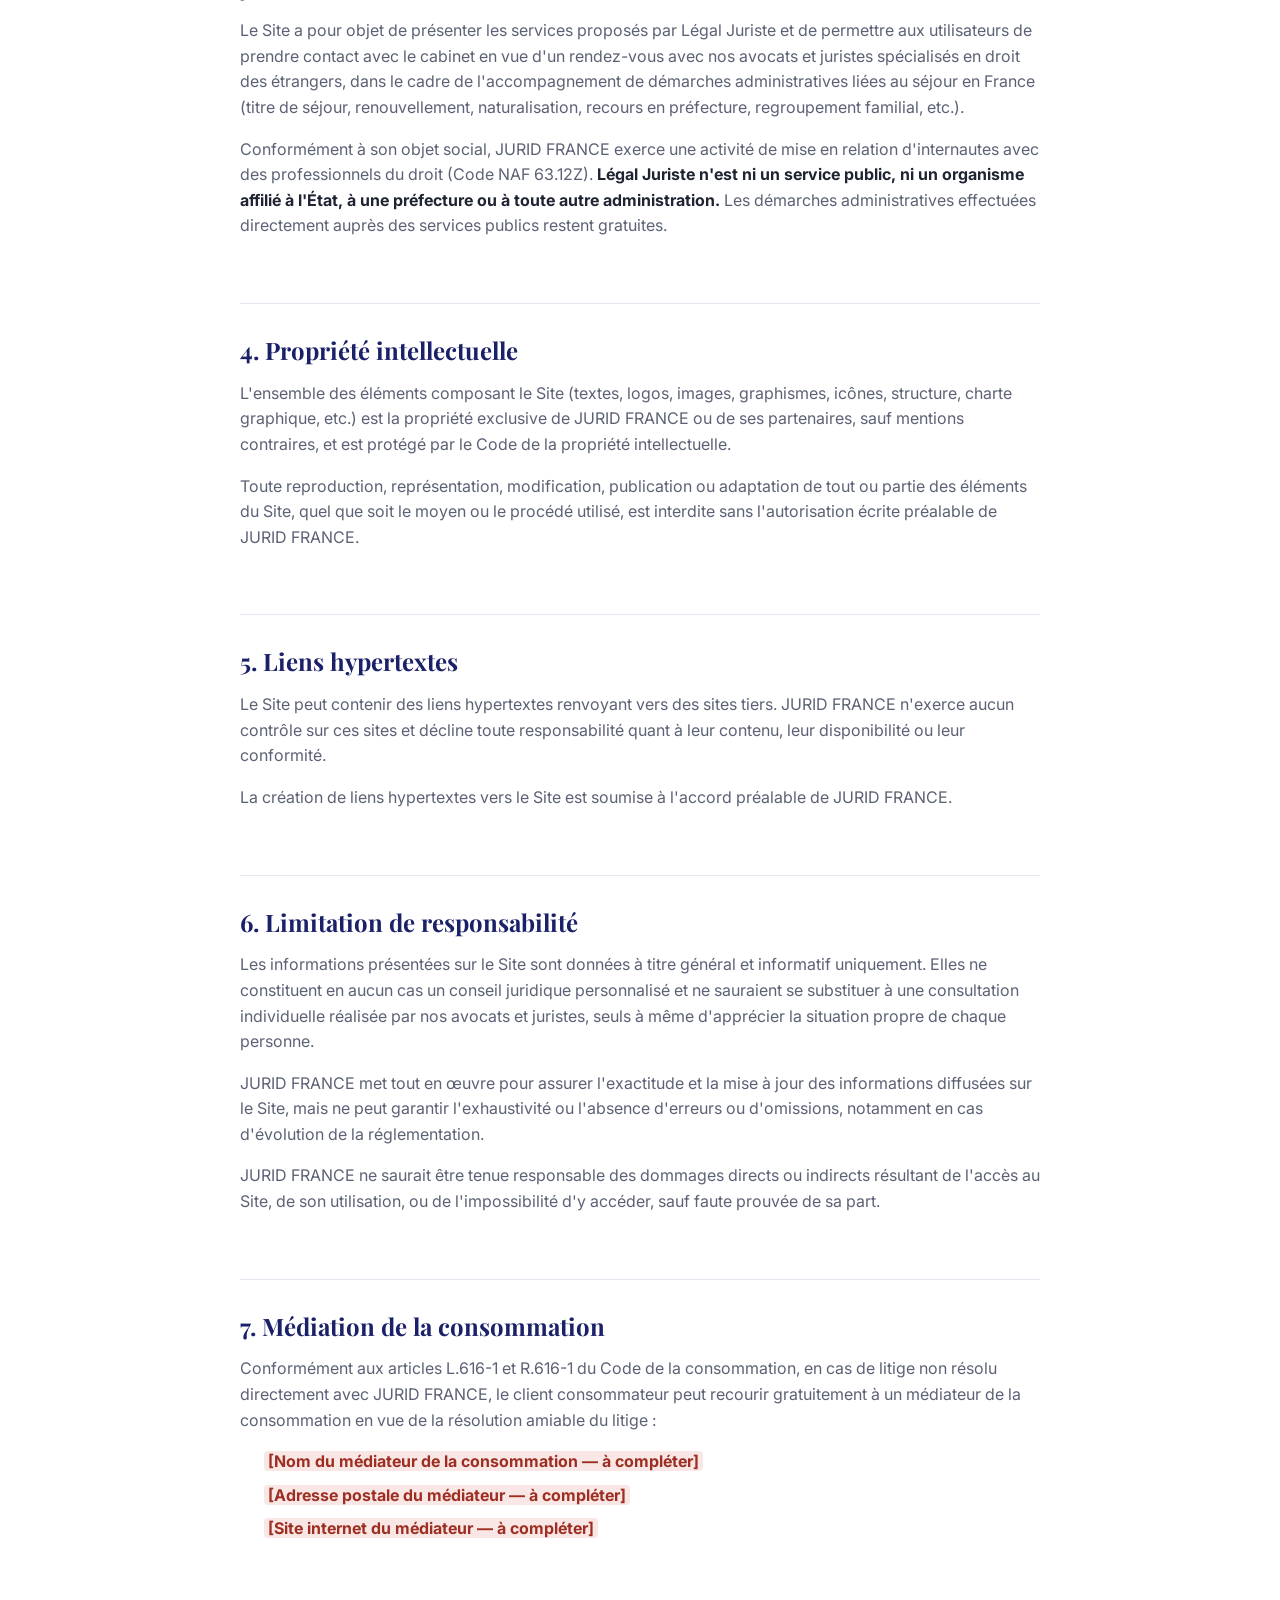
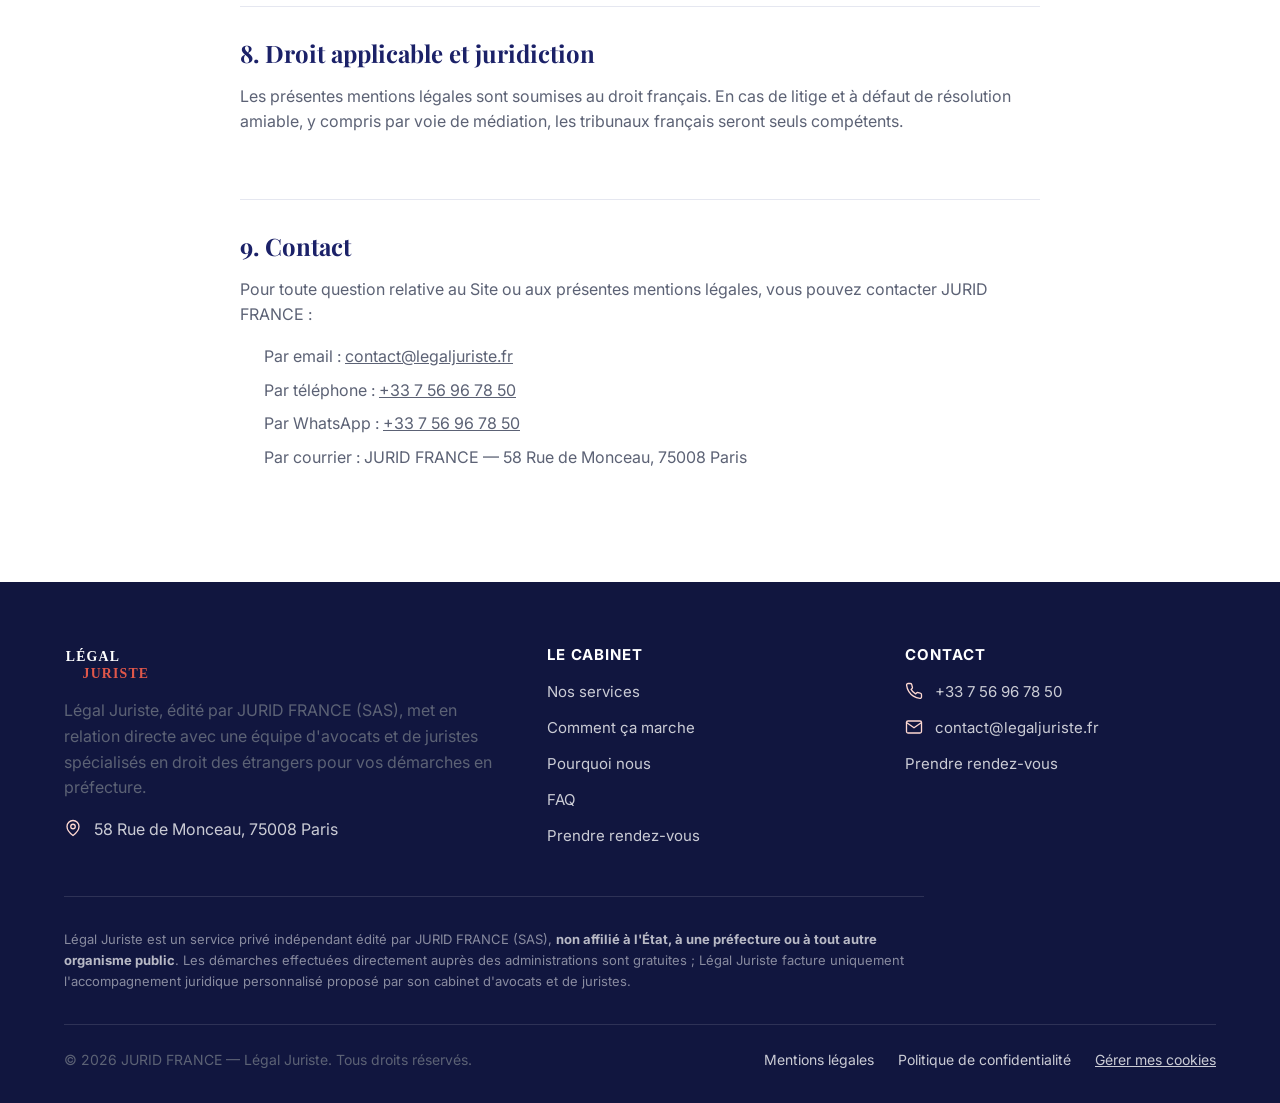
<file: mentions-legales.html>
<!DOCTYPE html>
<html lang="fr">
<head>
  <meta charset="UTF-8">
  <meta name="viewport" content="width=device-width, initial-scale=1">
  <title>Mentions légales — Légal Juriste</title>
  <meta name="description" content="Mentions légales du site Légal Juriste, édité par JURID FRANCE (SAS) : éditeur, hébergement, propriété intellectuelle, responsabilité, droit applicable.">
  <meta name="robots" content="noindex, follow">
  <link rel="canonical" href="https://www.legaljuriste.fr/mentions-legales.html">

  <link rel="icon" type="image/svg+xml" href="assets/favicon.svg">
  <link rel="apple-touch-icon" href="assets/logo-icon.svg">

  <link rel="preconnect" href="https://fonts.googleapis.com">
  <link rel="preconnect" href="https://fonts.gstatic.com" crossorigin>
  <link href="https://fonts.googleapis.com/css2?family=Inter:wght@400;500;600;700&family=Playfair+Display:wght@700;800&display=swap" rel="stylesheet">

  <link rel="stylesheet" href="css/style.css">
</head>
<body>
  <a class="skip-link" href="#main-content">Aller au contenu principal</a>

  <!-- ============ HEADER ============ -->
  <header class="site-header">
    <div class="container">
      <nav class="nav" aria-label="Navigation principale">
        <a class="nav__brand" href="index.html">
          <img src="assets/logo-full.svg" alt="Légal Juriste">
        </a>

        <div class="nav__panel" id="navPanel">
          <ul class="nav__links">
            <li><a href="index.html#services">Nos services</a></li>
            <li><a href="index.html#comment-ca-marche">Comment ça marche</a></li>
            <li><a href="index.html#pourquoi">Pourquoi nous</a></li>
            <li><a href="index.html#faq">FAQ</a></li>
            <li><a href="index.html#contact">Contact</a></li>
          </ul>
          <div class="nav__panel-cta">
            <a href="index.html#contact" class="btn btn-primary btn-block">Prendre rendez-vous</a>
          </div>
        </div>

        <div class="nav__actions">
          <a class="nav__whatsapp" href="https://wa.me/33756967850" target="_blank" rel="noopener" aria-label="Contacter sur WhatsApp">
            <svg class="icon icon-sm" viewBox="0 0 24 24" fill="currentColor" aria-hidden="true"><path d="M12.04 2C6.58 2 2.13 6.45 2.13 11.91c0 1.85.5 3.58 1.36 5.07L2 22l5.21-1.36a9.9 9.9 0 0 0 4.83 1.23h.01c5.46 0 9.91-4.45 9.91-9.91C21.96 6.45 17.5 2 12.04 2zm5.78 14.07c-.24.68-1.4 1.3-1.93 1.34-.5.04-1.03.27-3.46-.72-2.93-1.18-4.83-4.13-4.98-4.32-.15-.2-1.2-1.6-1.2-3.05 0-1.46.77-2.17 1.04-2.47.27-.3.6-.37.8-.37.2 0 .4 0 .57.01.18.01.43-.07.67.51.25.6.85 2.07.92 2.22.07.15.12.33.02.53-.1.2-.15.32-.3.5-.15.18-.31.4-.45.54-.15.15-.3.31-.13.6.17.3.77 1.27 1.65 2.06 1.13 1.01 2.09 1.32 2.39 1.47.3.15.47.13.65-.08.18-.2.75-.87.95-1.17.2-.3.4-.25.67-.15.27.1 1.73.82 2.03.97.3.15.5.22.57.35.07.13.07.75-.17 1.43z"/></svg>
          </a>
          <a class="nav__phone" href="tel:+33756967850">
            <svg class="icon icon-sm" viewBox="0 0 24 24" aria-hidden="true"><path d="M22 16.92v3a2 2 0 0 1-2.18 2 19.79 19.79 0 0 1-8.63-3.07 19.5 19.5 0 0 1-6-6 19.79 19.79 0 0 1-3.07-8.67A2 2 0 0 1 4.11 2h3a2 2 0 0 1 2 1.72 12.84 12.84 0 0 0 .7 2.81 2 2 0 0 1-.45 2.11L8.09 9.91a16 16 0 0 0 6 6l1.27-1.27a2 2 0 0 1 2.11-.45 12.84 12.84 0 0 0 2.81.7A2 2 0 0 1 22 16.92Z"/></svg>
            <span>+33 7 56 96 78 50</span>
          </a>
          <a href="index.html#contact" class="btn btn-primary nav__cta">Prendre rendez-vous</a>
          <button class="nav__toggle" id="navToggle" aria-expanded="false" aria-controls="navPanel" aria-label="Ouvrir le menu">
            <svg class="icon icon-menu" viewBox="0 0 24 24" aria-hidden="true"><line x1="4" y1="6" x2="20" y2="6"/><line x1="4" y1="12" x2="20" y2="12"/><line x1="4" y1="18" x2="20" y2="18"/></svg>
            <svg class="icon icon-close" viewBox="0 0 24 24" aria-hidden="true"><line x1="6" y1="6" x2="18" y2="18"/><line x1="18" y1="6" x2="6" y2="18"/></svg>
          </button>
        </div>
      </nav>
    </div>
  </header>

  <main id="main-content">
    <!-- ============ PAGE HERO ============ -->
    <section class="page-hero">
      <div class="container">
        <p class="breadcrumb"><a href="index.html">Accueil</a> / Mentions légales</p>
        <h1>Mentions légales</h1>
        <p class="page-updated">Dernière mise à jour : 10 juin 2026</p>
      </div>
    </section>

    <!-- ============ CONTENU ============ -->
    <section class="section">
      <div class="container">
        <div class="legal-content">

          <nav class="legal-toc" aria-label="Sommaire">
            <h2>Sommaire</h2>
            <ol>
              <li><a href="#editeur">Éditeur du site</a></li>
              <li><a href="#hebergement">Hébergement</a></li>
              <li><a href="#activite">Activité du site</a></li>
              <li><a href="#propriete">Propriété intellectuelle</a></li>
              <li><a href="#liens">Liens hypertextes</a></li>
              <li><a href="#responsabilite">Limitation de responsabilité</a></li>
              <li><a href="#mediation">Médiation de la consommation</a></li>
              <li><a href="#droit">Droit applicable et juridiction</a></li>
              <li><a href="#contact-legal">Contact</a></li>
            </ol>
          </nav>

          <section id="editeur">
            <h2>1. Éditeur du site</h2>
            <p>Le présent site, accessible à l'adresse <strong>legaljuriste.fr</strong> (ci-après « le Site »), est édité par :</p>
            <ul>
              <li><strong>JURID FRANCE</strong>, exerçant sous le nom commercial « Légal Juriste »</li>
              <li>Société par Actions Simplifiée (SAS) au capital social de <span class="placeholder">[CAPITAL SOCIAL] €</span></li>
              <li>Siège social : 58 Rue de Monceau, 75008 Paris, France</li>
              <li>SIREN : 939 271 078</li>
              <li>SIRET (établissement principal) : 939 271 078 00015</li>
              <li>RCS Paris</li>
              <li>Numéro de TVA intracommunautaire : FR09939271078</li>
              <li>Code APE/NAF : 63.12Z (Portails internet)</li>
              <li>Directeur de la publication : <span class="placeholder">[Bouabdellah Dgena — Président de JURID FRANCE, à confirmer]</span></li>
              <li>Contact : <a href="mailto:contact@legaljuriste.fr">contact@legaljuriste.fr</a></li>
            </ul>
          </section>

          <section id="hebergement">
            <h2>2. Hébergement</h2>
            <p>Le Site est hébergé par :</p>
            <ul>
              <li><span class="placeholder">[NOM DE L'HÉBERGEUR — À COMPLÉTER]</span></li>
              <li><span class="placeholder">[Adresse de l'hébergeur — à compléter]</span></li>
              <li><span class="placeholder">[Site web / contact de l'hébergeur — à compléter]</span></li>
            </ul>
            <p>Exemple si hébergement chez Vercel : Vercel Inc., 440 N Barranca Ave #4133, Covina, CA 91723, États-Unis — <a href="https://vercel.com" target="_blank" rel="noopener">vercel.com</a>. À adapter selon l'hébergeur effectivement choisi.</p>
          </section>

          <section id="activite">
            <h2>3. Activité du site</h2>
            <p>Le Site a pour objet de présenter les services proposés par Légal Juriste et de permettre aux utilisateurs de prendre contact avec le cabinet en vue d'un rendez-vous avec nos avocats et juristes spécialisés en droit des étrangers, dans le cadre de l'accompagnement de démarches administratives liées au séjour en France (titre de séjour, renouvellement, naturalisation, recours en préfecture, regroupement familial, etc.).</p>
            <p>Conformément à son objet social, JURID FRANCE exerce une activité de mise en relation d'internautes avec des professionnels du droit (Code NAF 63.12Z). <strong>Légal Juriste n'est ni un service public, ni un organisme affilié à l'État, à une préfecture ou à toute autre administration.</strong> Les démarches administratives effectuées directement auprès des services publics restent gratuites.</p>
          </section>

          <section id="propriete">
            <h2>4. Propriété intellectuelle</h2>
            <p>L'ensemble des éléments composant le Site (textes, logos, images, graphismes, icônes, structure, charte graphique, etc.) est la propriété exclusive de JURID FRANCE ou de ses partenaires, sauf mentions contraires, et est protégé par le Code de la propriété intellectuelle.</p>
            <p>Toute reproduction, représentation, modification, publication ou adaptation de tout ou partie des éléments du Site, quel que soit le moyen ou le procédé utilisé, est interdite sans l'autorisation écrite préalable de JURID FRANCE.</p>
          </section>

          <section id="liens">
            <h2>5. Liens hypertextes</h2>
            <p>Le Site peut contenir des liens hypertextes renvoyant vers des sites tiers. JURID FRANCE n'exerce aucun contrôle sur ces sites et décline toute responsabilité quant à leur contenu, leur disponibilité ou leur conformité.</p>
            <p>La création de liens hypertextes vers le Site est soumise à l'accord préalable de JURID FRANCE.</p>
          </section>

          <section id="responsabilite">
            <h2>6. Limitation de responsabilité</h2>
            <p>Les informations présentées sur le Site sont données à titre général et informatif uniquement. Elles ne constituent en aucun cas un conseil juridique personnalisé et ne sauraient se substituer à une consultation individuelle réalisée par nos avocats et juristes, seuls à même d'apprécier la situation propre de chaque personne.</p>
            <p>JURID FRANCE met tout en œuvre pour assurer l'exactitude et la mise à jour des informations diffusées sur le Site, mais ne peut garantir l'exhaustivité ou l'absence d'erreurs ou d'omissions, notamment en cas d'évolution de la réglementation.</p>
            <p>JURID FRANCE ne saurait être tenue responsable des dommages directs ou indirects résultant de l'accès au Site, de son utilisation, ou de l'impossibilité d'y accéder, sauf faute prouvée de sa part.</p>
          </section>

          <section id="mediation">
            <h2>7. Médiation de la consommation</h2>
            <p>Conformément aux articles L.616-1 et R.616-1 du Code de la consommation, en cas de litige non résolu directement avec JURID FRANCE, le client consommateur peut recourir gratuitement à un médiateur de la consommation en vue de la résolution amiable du litige :</p>
            <ul>
              <li><span class="placeholder">[Nom du médiateur de la consommation — à compléter]</span></li>
              <li><span class="placeholder">[Adresse postale du médiateur — à compléter]</span></li>
              <li><span class="placeholder">[Site internet du médiateur — à compléter]</span></li>
            </ul>
          </section>

          <section id="droit">
            <h2>8. Droit applicable et juridiction</h2>
            <p>Les présentes mentions légales sont soumises au droit français. En cas de litige et à défaut de résolution amiable, y compris par voie de médiation, les tribunaux français seront seuls compétents.</p>
          </section>

          <section id="contact-legal">
            <h2>9. Contact</h2>
            <p>Pour toute question relative au Site ou aux présentes mentions légales, vous pouvez contacter JURID FRANCE :</p>
            <ul>
              <li>Par email : <a href="mailto:contact@legaljuriste.fr">contact@legaljuriste.fr</a></li>
              <li>Par téléphone : <a href="tel:+33756967850">+33 7 56 96 78 50</a></li>
              <li>Par WhatsApp : <a href="https://wa.me/33756967850" target="_blank" rel="noopener">+33 7 56 96 78 50</a></li>
              <li>Par courrier : JURID FRANCE — 58 Rue de Monceau, 75008 Paris</li>
            </ul>
          </section>

        </div>
      </div>
    </section>
  </main>

  <!-- ============ FOOTER ============ -->
  <footer class="site-footer">
    <div class="container">
      <div class="footer-grid">
        <div>
          <div class="footer-brand">
            <img src="assets/logo-full-light.svg" alt="Légal Juriste">
          </div>
          <p>Légal Juriste, édité par JURID FRANCE (SAS), met en relation directe avec une équipe d'avocats et de juristes spécialisés en droit des étrangers pour vos démarches en préfecture.</p>
          <div class="footer-contact-item">
            <svg class="icon icon-sm" viewBox="0 0 24 24" aria-hidden="true"><path d="M20 10c0 6-8 12-8 12s-8-6-8-12a8 8 0 0 1 16 0Z"/><circle cx="12" cy="10" r="3"/></svg>
            <span>58 Rue de Monceau, 75008 Paris</span>
          </div>
        </div>

        <div class="footer-col">
          <h4>Le cabinet</h4>
          <ul>
            <li><a href="index.html#services">Nos services</a></li>
            <li><a href="index.html#comment-ca-marche">Comment ça marche</a></li>
            <li><a href="index.html#pourquoi">Pourquoi nous</a></li>
            <li><a href="index.html#faq">FAQ</a></li>
            <li><a href="index.html#contact">Prendre rendez-vous</a></li>
          </ul>
        </div>

        <div class="footer-col">
          <h4>Contact</h4>
          <ul>
            <li class="footer-contact-item">
              <svg class="icon icon-sm" viewBox="0 0 24 24" aria-hidden="true"><path d="M22 16.92v3a2 2 0 0 1-2.18 2 19.79 19.79 0 0 1-8.63-3.07 19.5 19.5 0 0 1-6-6 19.79 19.79 0 0 1-3.07-8.67A2 2 0 0 1 4.11 2h3a2 2 0 0 1 2 1.72 12.84 12.84 0 0 0 .7 2.81 2 2 0 0 1-.45 2.11L8.09 9.91a16 16 0 0 0 6 6l1.27-1.27a2 2 0 0 1 2.11-.45 12.84 12.84 0 0 0 2.81.7A2 2 0 0 1 22 16.92Z"/></svg>
              <a href="tel:+33756967850">+33 7 56 96 78 50</a>
            </li>
            <li class="footer-contact-item">
              <svg class="icon icon-sm" viewBox="0 0 24 24" aria-hidden="true"><rect x="2" y="4" width="20" height="16" rx="2"/><path d="m22 6-10 7L2 6"/></svg>
              <a href="mailto:contact@legaljuriste.fr">contact@legaljuriste.fr</a>
            </li>
            <li><a href="index.html#contact">Prendre rendez-vous</a></li>
          </ul>
        </div>
      </div>

      <p class="footer-disclaimer">Légal Juriste est un service privé indépendant édité par JURID FRANCE (SAS), <strong style="color:rgba(255,255,255,0.7)">non affilié à l'État, à une préfecture ou à tout autre organisme public</strong>. Les démarches effectuées directement auprès des administrations sont gratuites ; Légal Juriste facture uniquement l'accompagnement juridique personnalisé proposé par son cabinet d'avocats et de juristes.</p>

      <div class="footer-bottom">
        <p style="margin:0">© 2026 JURID FRANCE — Légal Juriste. Tous droits réservés.</p>
        <div class="footer-bottom-links">
          <a href="mentions-legales.html">Mentions légales</a>
          <a href="politique-confidentialite.html">Politique de confidentialité</a>
          <button class="cookie-settings-link" id="cookieSettingsLink">Gérer mes cookies</button>
        </div>
      </div>
    </div>
  </footer>

  <!-- ============ COOKIE BANNER ============ -->
  <div class="cookie-banner" id="cookieBanner" role="dialog" aria-live="polite" aria-label="Gestion des cookies">
    <p class="cookie-banner__text">Nous utilisons des cookies pour mesurer l'audience du site et, avec votre accord, à des fins publicitaires (Google Ads, Meta). Vous pouvez accepter, refuser ou consulter notre <a href="politique-confidentialite.html"><strong>politique de confidentialité</strong></a>.</p>
    <div class="cookie-banner__actions">
      <button class="btn btn-outline" id="cookieRefuse">Tout refuser</button>
      <button class="btn btn-primary" id="cookieAccept">Tout accepter</button>
    </div>
  </div>

  <script src="js/main.js" defer></script>
</body>
</html>
</file>
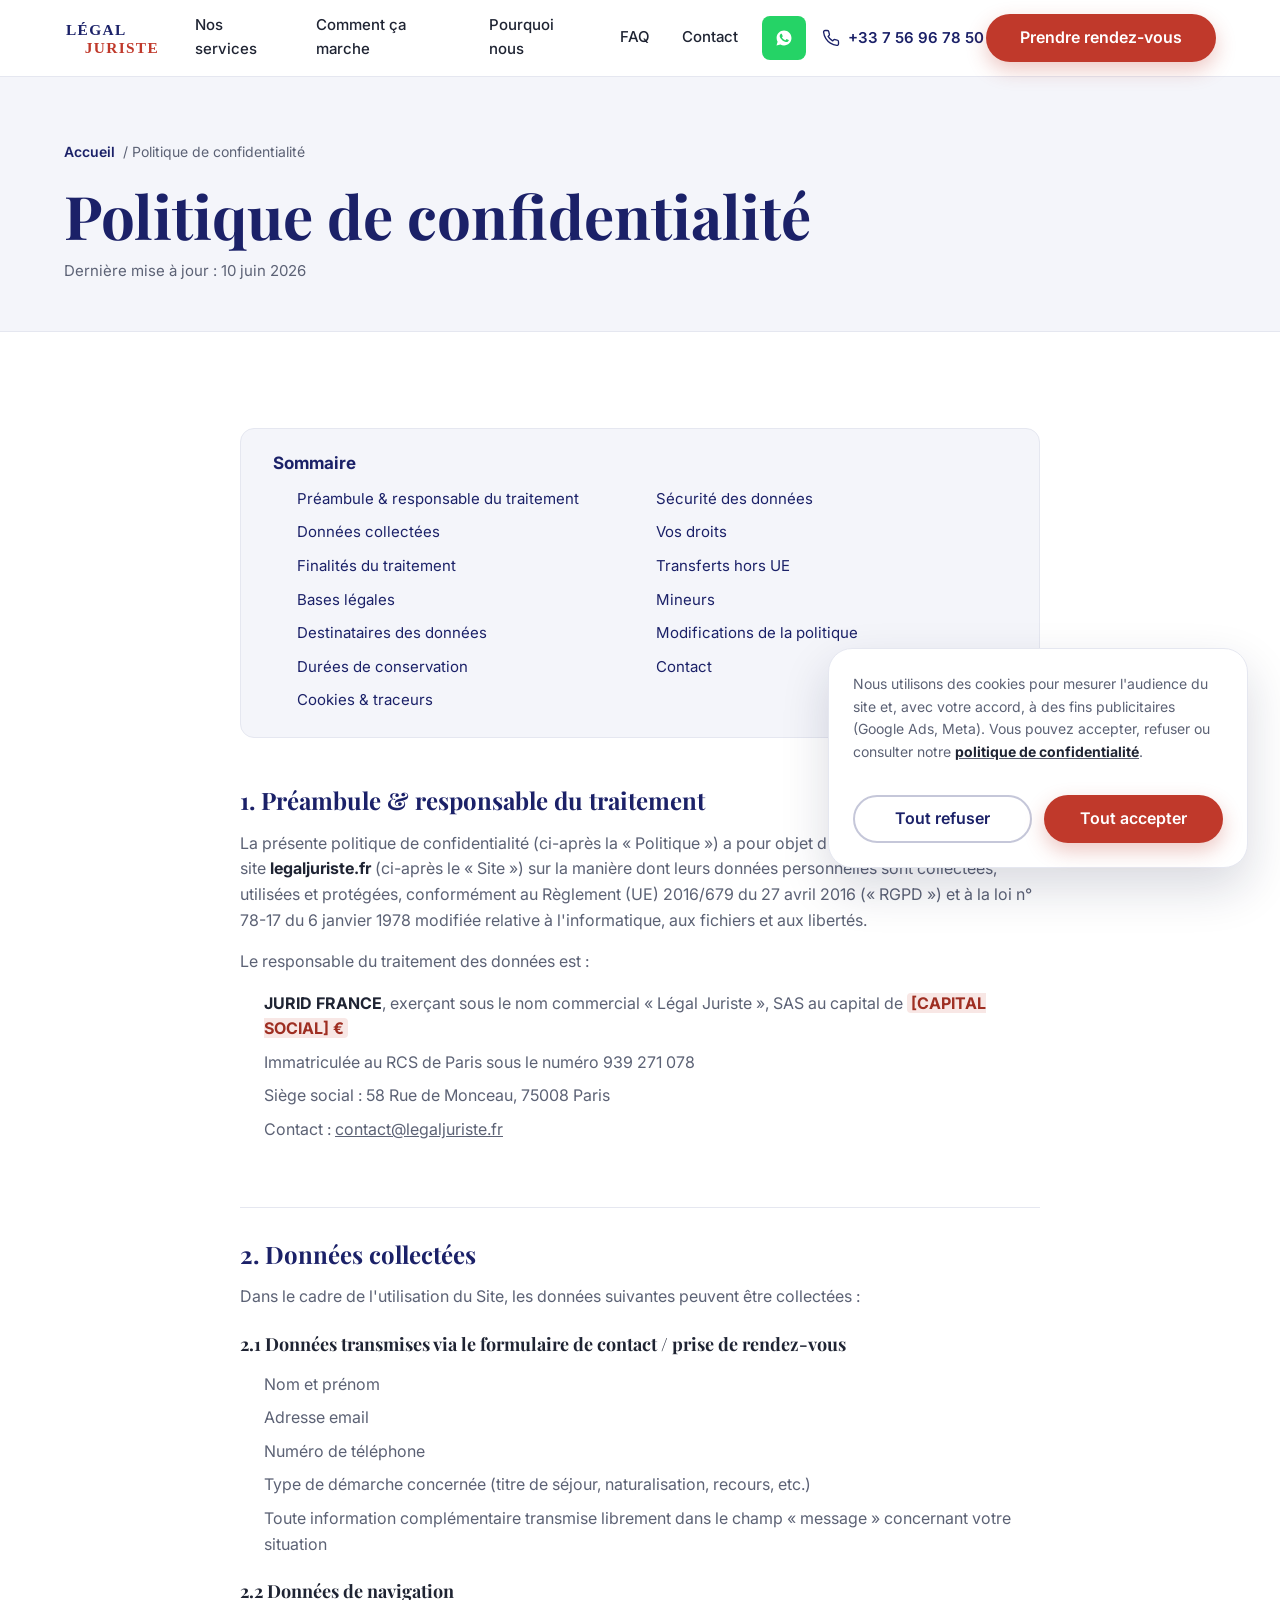
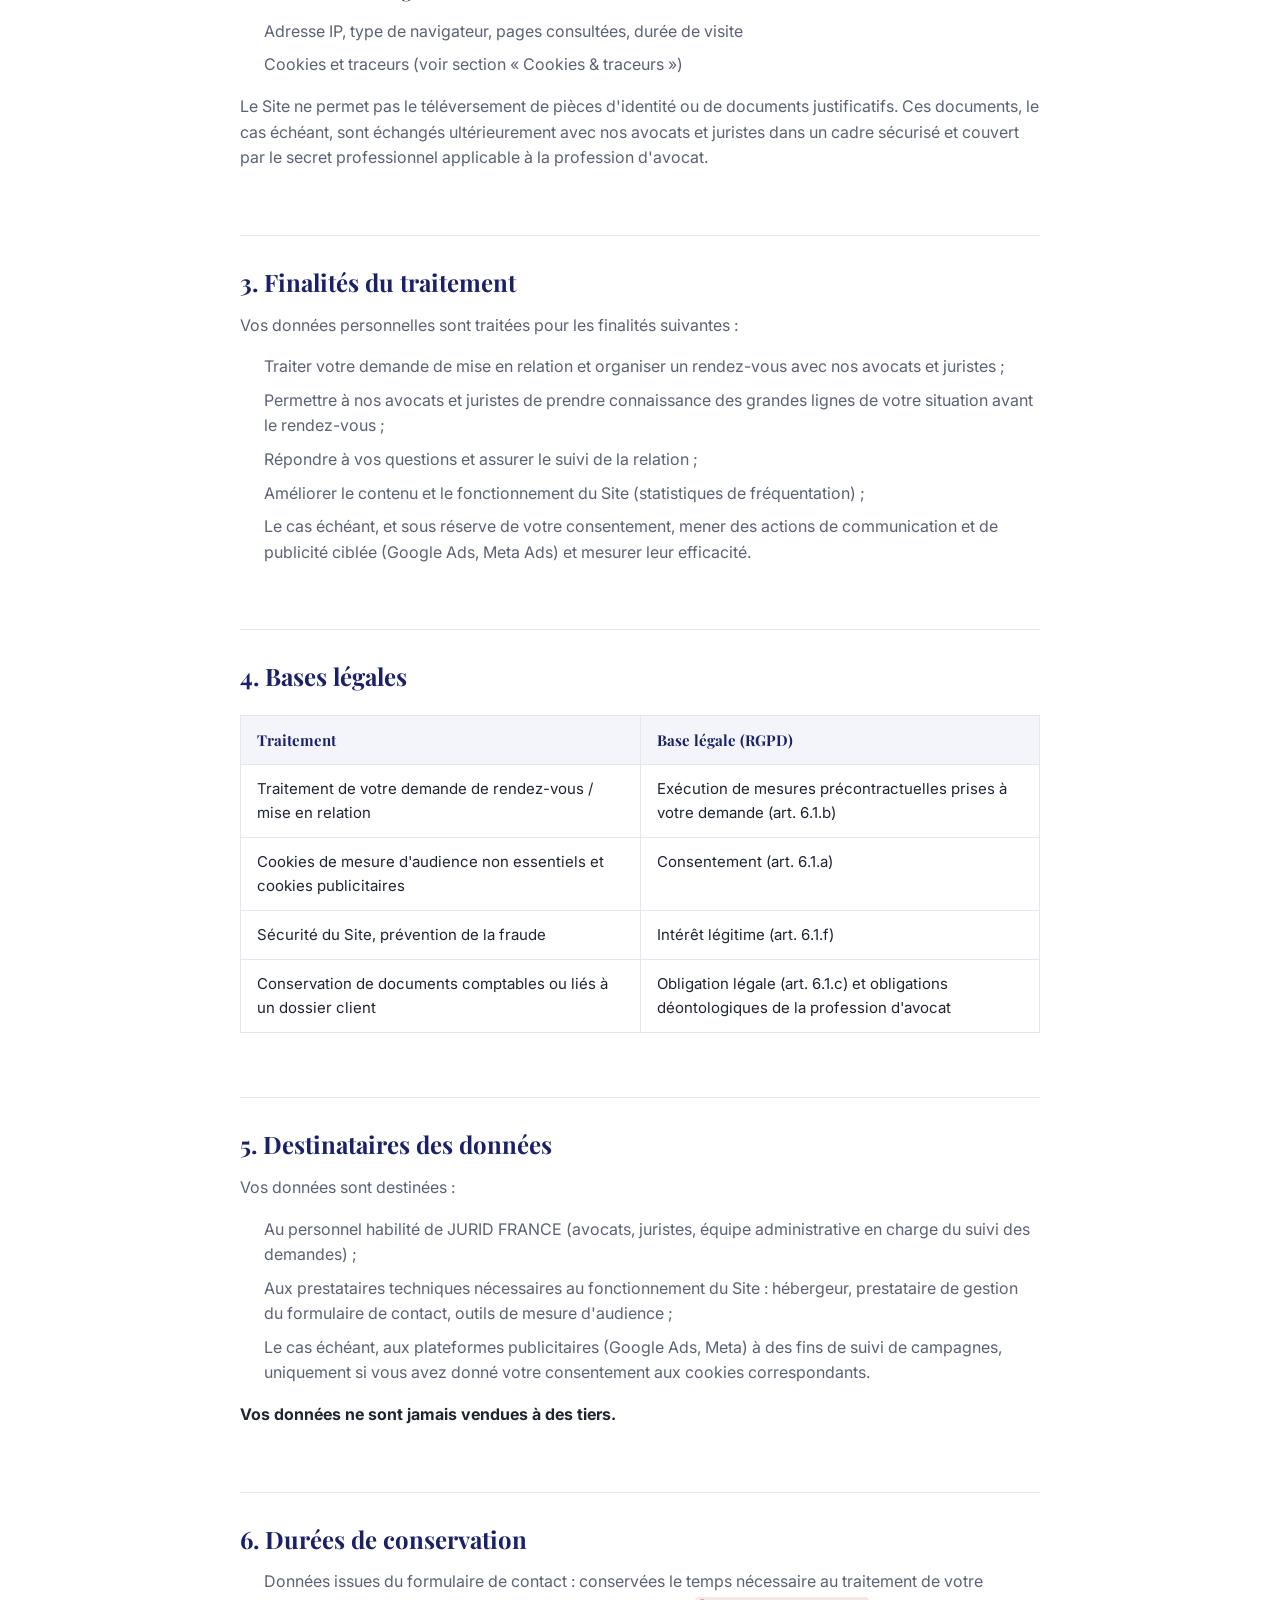
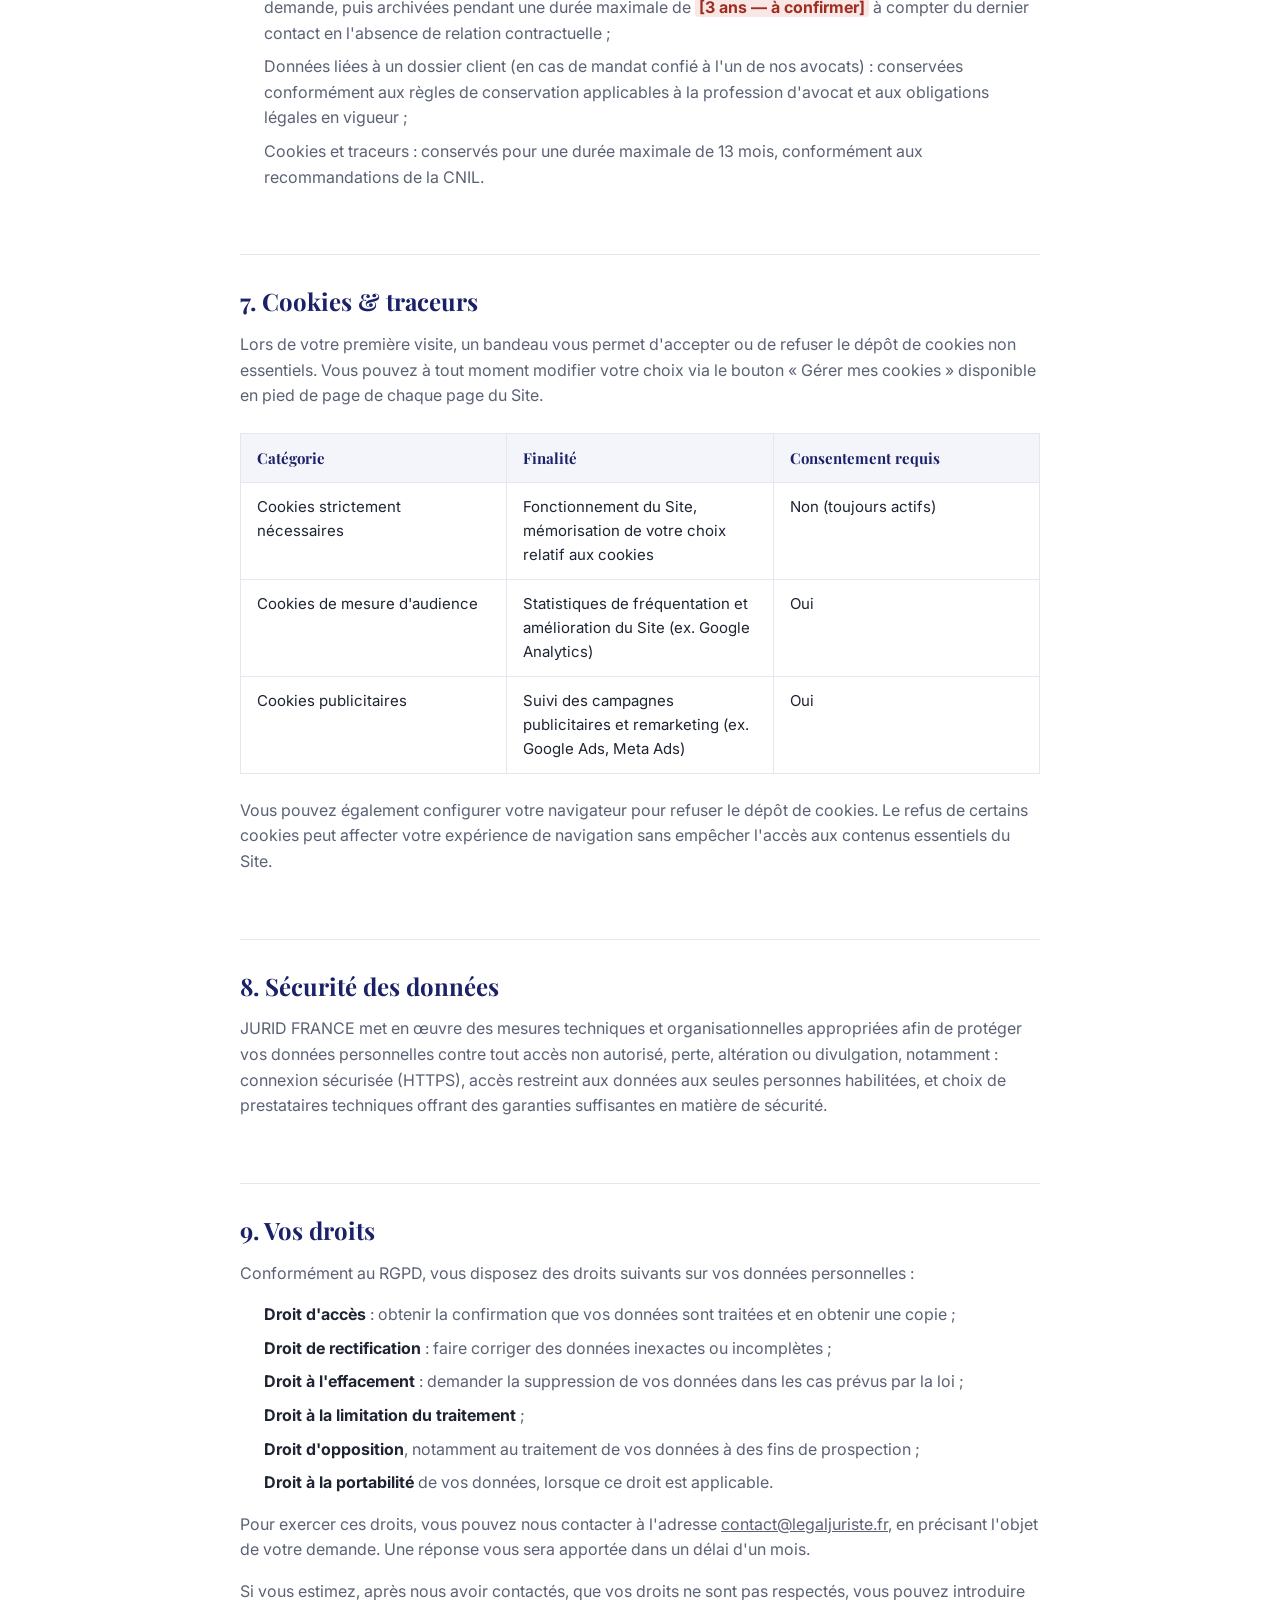
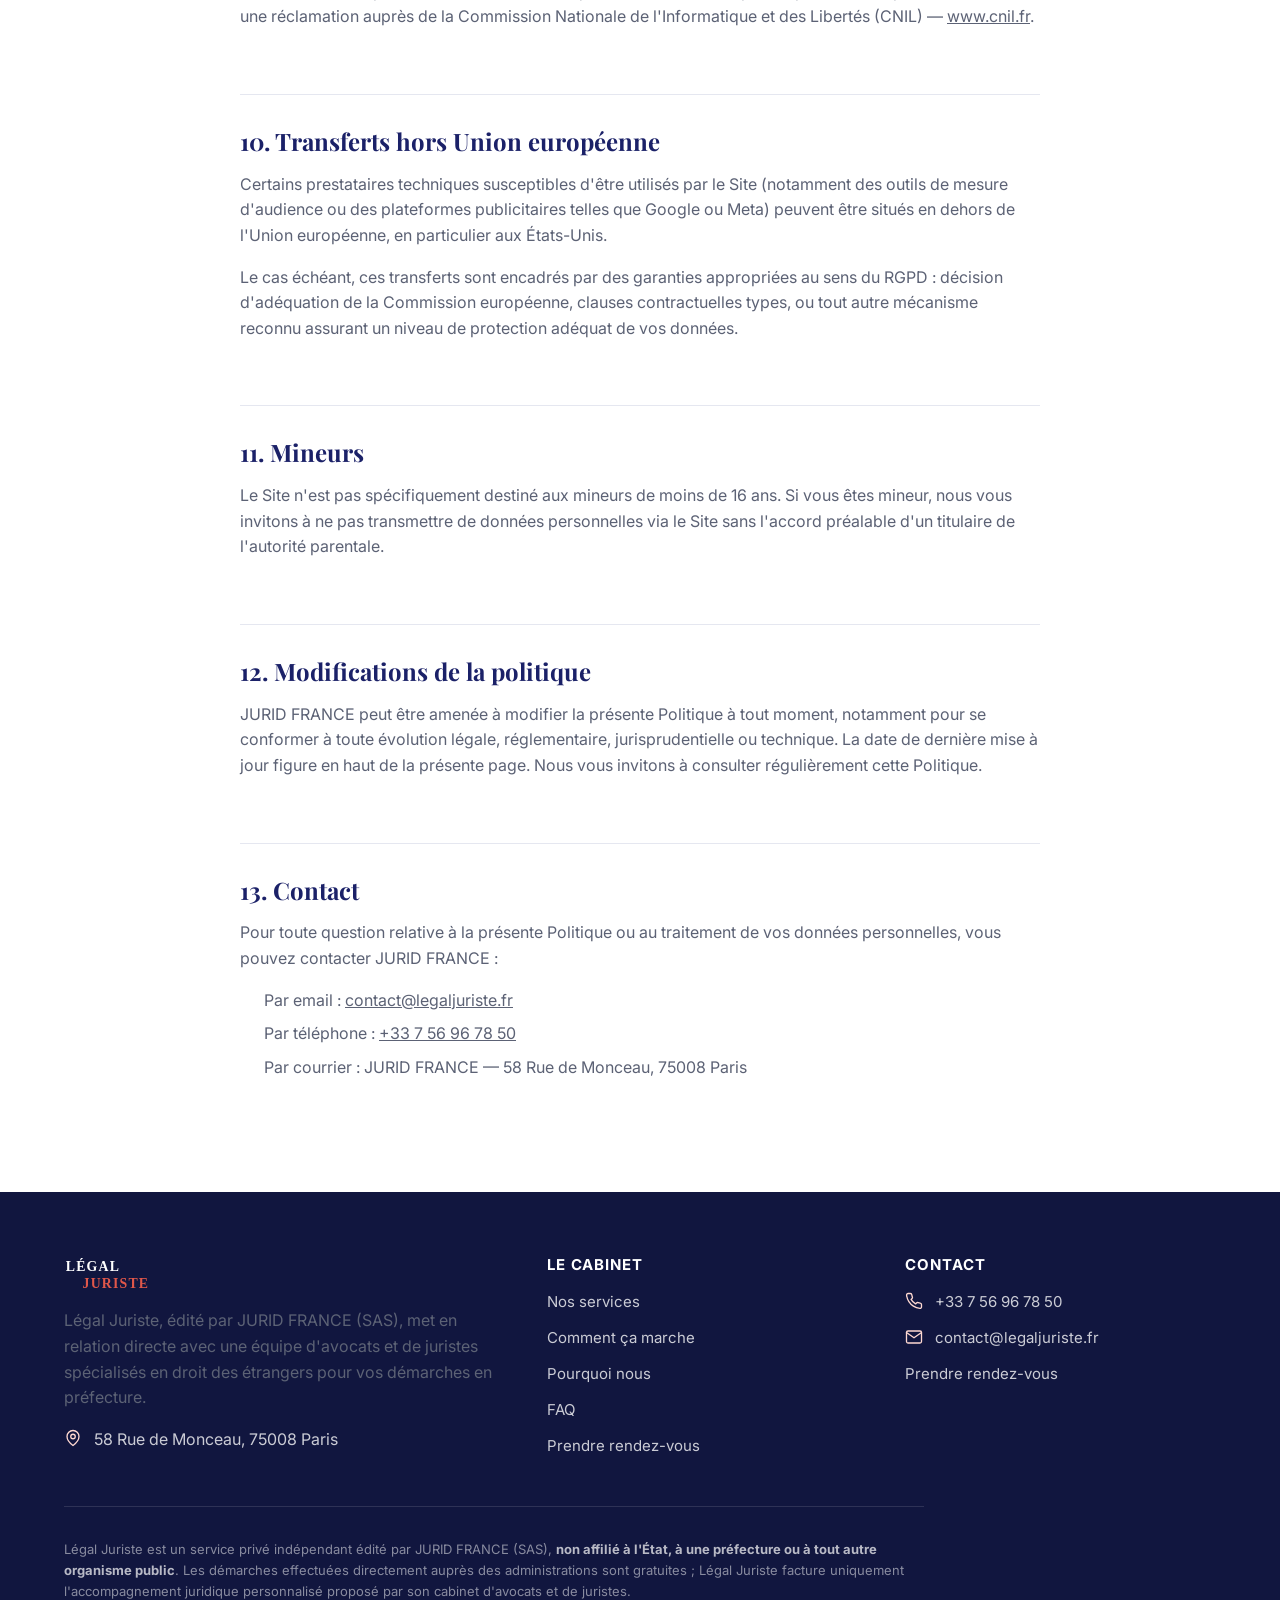
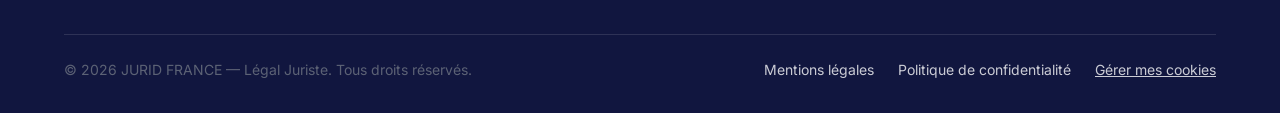
<file: politique-confidentialite.html>
<!DOCTYPE html>
<html lang="fr">
<head>
  <meta charset="UTF-8">
  <meta name="viewport" content="width=device-width, initial-scale=1">
  <title>Politique de confidentialité — Légal Juriste</title>
  <meta name="description" content="Politique de confidentialité du site Légal Juriste : données collectées, finalités, cookies, durées de conservation et droits RGPD.">
  <meta name="robots" content="noindex, follow">
  <link rel="canonical" href="https://www.legaljuriste.fr/politique-confidentialite.html">

  <link rel="icon" type="image/svg+xml" href="assets/favicon.svg">
  <link rel="apple-touch-icon" href="assets/logo-icon.svg">

  <link rel="preconnect" href="https://fonts.googleapis.com">
  <link rel="preconnect" href="https://fonts.gstatic.com" crossorigin>
  <link href="https://fonts.googleapis.com/css2?family=Inter:wght@400;500;600;700&family=Playfair+Display:wght@700;800&display=swap" rel="stylesheet">

  <link rel="stylesheet" href="css/style.css">
</head>
<body>
  <a class="skip-link" href="#main-content">Aller au contenu principal</a>

  <!-- ============ HEADER ============ -->
  <header class="site-header">
    <div class="container">
      <nav class="nav" aria-label="Navigation principale">
        <a class="nav__brand" href="index.html">
          <img src="assets/logo-full.svg" alt="Légal Juriste">
        </a>

        <div class="nav__panel" id="navPanel">
          <ul class="nav__links">
            <li><a href="index.html#services">Nos services</a></li>
            <li><a href="index.html#comment-ca-marche">Comment ça marche</a></li>
            <li><a href="index.html#pourquoi">Pourquoi nous</a></li>
            <li><a href="index.html#faq">FAQ</a></li>
            <li><a href="index.html#contact">Contact</a></li>
          </ul>
          <div class="nav__panel-cta">
            <a href="index.html#contact" class="btn btn-primary btn-block">Prendre rendez-vous</a>
          </div>
        </div>

        <div class="nav__actions">
          <a class="nav__whatsapp" href="https://wa.me/33756967850" target="_blank" rel="noopener" aria-label="Contacter sur WhatsApp">
            <svg class="icon icon-sm" viewBox="0 0 24 24" fill="currentColor" aria-hidden="true"><path d="M12.04 2C6.58 2 2.13 6.45 2.13 11.91c0 1.85.5 3.58 1.36 5.07L2 22l5.21-1.36a9.9 9.9 0 0 0 4.83 1.23h.01c5.46 0 9.91-4.45 9.91-9.91C21.96 6.45 17.5 2 12.04 2zm5.78 14.07c-.24.68-1.4 1.3-1.93 1.34-.5.04-1.03.27-3.46-.72-2.93-1.18-4.83-4.13-4.98-4.32-.15-.2-1.2-1.6-1.2-3.05 0-1.46.77-2.17 1.04-2.47.27-.3.6-.37.8-.37.2 0 .4 0 .57.01.18.01.43-.07.67.51.25.6.85 2.07.92 2.22.07.15.12.33.02.53-.1.2-.15.32-.3.5-.15.18-.31.4-.45.54-.15.15-.3.31-.13.6.17.3.77 1.27 1.65 2.06 1.13 1.01 2.09 1.32 2.39 1.47.3.15.47.13.65-.08.18-.2.75-.87.95-1.17.2-.3.4-.25.67-.15.27.1 1.73.82 2.03.97.3.15.5.22.57.35.07.13.07.75-.17 1.43z"/></svg>
          </a>
          <a class="nav__phone" href="tel:+33756967850">
            <svg class="icon icon-sm" viewBox="0 0 24 24" aria-hidden="true"><path d="M22 16.92v3a2 2 0 0 1-2.18 2 19.79 19.79 0 0 1-8.63-3.07 19.5 19.5 0 0 1-6-6 19.79 19.79 0 0 1-3.07-8.67A2 2 0 0 1 4.11 2h3a2 2 0 0 1 2 1.72 12.84 12.84 0 0 0 .7 2.81 2 2 0 0 1-.45 2.11L8.09 9.91a16 16 0 0 0 6 6l1.27-1.27a2 2 0 0 1 2.11-.45 12.84 12.84 0 0 0 2.81.7A2 2 0 0 1 22 16.92Z"/></svg>
            <span>+33 7 56 96 78 50</span>
          </a>
          <a href="index.html#contact" class="btn btn-primary nav__cta">Prendre rendez-vous</a>
          <button class="nav__toggle" id="navToggle" aria-expanded="false" aria-controls="navPanel" aria-label="Ouvrir le menu">
            <svg class="icon icon-menu" viewBox="0 0 24 24" aria-hidden="true"><line x1="4" y1="6" x2="20" y2="6"/><line x1="4" y1="12" x2="20" y2="12"/><line x1="4" y1="18" x2="20" y2="18"/></svg>
            <svg class="icon icon-close" viewBox="0 0 24 24" aria-hidden="true"><line x1="6" y1="6" x2="18" y2="18"/><line x1="18" y1="6" x2="6" y2="18"/></svg>
          </button>
        </div>
      </nav>
    </div>
  </header>

  <main id="main-content">
    <!-- ============ PAGE HERO ============ -->
    <section class="page-hero">
      <div class="container">
        <p class="breadcrumb"><a href="index.html">Accueil</a> / Politique de confidentialité</p>
        <h1>Politique de confidentialité</h1>
        <p class="page-updated">Dernière mise à jour : 10 juin 2026</p>
      </div>
    </section>

    <!-- ============ CONTENU ============ -->
    <section class="section">
      <div class="container">
        <div class="legal-content">

          <nav class="legal-toc" aria-label="Sommaire">
            <h2>Sommaire</h2>
            <ol>
              <li><a href="#preambule">Préambule &amp; responsable du traitement</a></li>
              <li><a href="#donnees">Données collectées</a></li>
              <li><a href="#finalites">Finalités du traitement</a></li>
              <li><a href="#bases-legales">Bases légales</a></li>
              <li><a href="#destinataires">Destinataires des données</a></li>
              <li><a href="#conservation">Durées de conservation</a></li>
              <li><a href="#cookies">Cookies &amp; traceurs</a></li>
              <li><a href="#securite">Sécurité des données</a></li>
              <li><a href="#droits">Vos droits</a></li>
              <li><a href="#transferts">Transferts hors UE</a></li>
              <li><a href="#mineurs">Mineurs</a></li>
              <li><a href="#modifications">Modifications de la politique</a></li>
              <li><a href="#contact-confidentialite">Contact</a></li>
            </ol>
          </nav>

          <section id="preambule">
            <h2>1. Préambule &amp; responsable du traitement</h2>
            <p>La présente politique de confidentialité (ci-après la « Politique ») a pour objet d'informer les utilisateurs du site <strong>legaljuriste.fr</strong> (ci-après le « Site ») sur la manière dont leurs données personnelles sont collectées, utilisées et protégées, conformément au Règlement (UE) 2016/679 du 27 avril 2016 (« RGPD ») et à la loi n° 78-17 du 6 janvier 1978 modifiée relative à l'informatique, aux fichiers et aux libertés.</p>
            <p>Le responsable du traitement des données est :</p>
            <ul>
              <li><strong>JURID FRANCE</strong>, exerçant sous le nom commercial « Légal Juriste », SAS au capital de <span class="placeholder">[CAPITAL SOCIAL] €</span></li>
              <li>Immatriculée au RCS de Paris sous le numéro 939 271 078</li>
              <li>Siège social : 58 Rue de Monceau, 75008 Paris</li>
              <li>Contact : <a href="mailto:contact@legaljuriste.fr">contact@legaljuriste.fr</a></li>
            </ul>
          </section>

          <section id="donnees">
            <h2>2. Données collectées</h2>
            <p>Dans le cadre de l'utilisation du Site, les données suivantes peuvent être collectées :</p>
            <h3>2.1 Données transmises via le formulaire de contact / prise de rendez-vous</h3>
            <ul>
              <li>Nom et prénom</li>
              <li>Adresse email</li>
              <li>Numéro de téléphone</li>
              <li>Type de démarche concernée (titre de séjour, naturalisation, recours, etc.)</li>
              <li>Toute information complémentaire transmise librement dans le champ « message » concernant votre situation</li>
            </ul>
            <h3>2.2 Données de navigation</h3>
            <ul>
              <li>Adresse IP, type de navigateur, pages consultées, durée de visite</li>
              <li>Cookies et traceurs (voir section « Cookies &amp; traceurs »)</li>
            </ul>
            <p>Le Site ne permet pas le téléversement de pièces d'identité ou de documents justificatifs. Ces documents, le cas échéant, sont échangés ultérieurement avec nos avocats et juristes dans un cadre sécurisé et couvert par le secret professionnel applicable à la profession d'avocat.</p>
          </section>

          <section id="finalites">
            <h2>3. Finalités du traitement</h2>
            <p>Vos données personnelles sont traitées pour les finalités suivantes :</p>
            <ul>
              <li>Traiter votre demande de mise en relation et organiser un rendez-vous avec nos avocats et juristes ;</li>
              <li>Permettre à nos avocats et juristes de prendre connaissance des grandes lignes de votre situation avant le rendez-vous ;</li>
              <li>Répondre à vos questions et assurer le suivi de la relation ;</li>
              <li>Améliorer le contenu et le fonctionnement du Site (statistiques de fréquentation) ;</li>
              <li>Le cas échéant, et sous réserve de votre consentement, mener des actions de communication et de publicité ciblée (Google Ads, Meta Ads) et mesurer leur efficacité.</li>
            </ul>
          </section>

          <section id="bases-legales">
            <h2>4. Bases légales</h2>
            <table>
              <thead>
                <tr>
                  <th>Traitement</th>
                  <th>Base légale (RGPD)</th>
                </tr>
              </thead>
              <tbody>
                <tr>
                  <td>Traitement de votre demande de rendez-vous / mise en relation</td>
                  <td>Exécution de mesures précontractuelles prises à votre demande (art. 6.1.b)</td>
                </tr>
                <tr>
                  <td>Cookies de mesure d'audience non essentiels et cookies publicitaires</td>
                  <td>Consentement (art. 6.1.a)</td>
                </tr>
                <tr>
                  <td>Sécurité du Site, prévention de la fraude</td>
                  <td>Intérêt légitime (art. 6.1.f)</td>
                </tr>
                <tr>
                  <td>Conservation de documents comptables ou liés à un dossier client</td>
                  <td>Obligation légale (art. 6.1.c) et obligations déontologiques de la profession d'avocat</td>
                </tr>
              </tbody>
            </table>
          </section>

          <section id="destinataires">
            <h2>5. Destinataires des données</h2>
            <p>Vos données sont destinées :</p>
            <ul>
              <li>Au personnel habilité de JURID FRANCE (avocats, juristes, équipe administrative en charge du suivi des demandes) ;</li>
              <li>Aux prestataires techniques nécessaires au fonctionnement du Site : hébergeur, prestataire de gestion du formulaire de contact, outils de mesure d'audience ;</li>
              <li>Le cas échéant, aux plateformes publicitaires (Google Ads, Meta) à des fins de suivi de campagnes, uniquement si vous avez donné votre consentement aux cookies correspondants.</li>
            </ul>
            <p><strong>Vos données ne sont jamais vendues à des tiers.</strong></p>
          </section>

          <section id="conservation">
            <h2>6. Durées de conservation</h2>
            <ul>
              <li>Données issues du formulaire de contact : conservées le temps nécessaire au traitement de votre demande, puis archivées pendant une durée maximale de <span class="placeholder">[3 ans — à confirmer]</span> à compter du dernier contact en l'absence de relation contractuelle ;</li>
              <li>Données liées à un dossier client (en cas de mandat confié à l'un de nos avocats) : conservées conformément aux règles de conservation applicables à la profession d'avocat et aux obligations légales en vigueur ;</li>
              <li>Cookies et traceurs : conservés pour une durée maximale de 13 mois, conformément aux recommandations de la CNIL.</li>
            </ul>
          </section>

          <section id="cookies">
            <h2>7. Cookies &amp; traceurs</h2>
            <p>Lors de votre première visite, un bandeau vous permet d'accepter ou de refuser le dépôt de cookies non essentiels. Vous pouvez à tout moment modifier votre choix via le bouton « Gérer mes cookies » disponible en pied de page de chaque page du Site.</p>
            <table>
              <thead>
                <tr>
                  <th>Catégorie</th>
                  <th>Finalité</th>
                  <th>Consentement requis</th>
                </tr>
              </thead>
              <tbody>
                <tr>
                  <td>Cookies strictement nécessaires</td>
                  <td>Fonctionnement du Site, mémorisation de votre choix relatif aux cookies</td>
                  <td>Non (toujours actifs)</td>
                </tr>
                <tr>
                  <td>Cookies de mesure d'audience</td>
                  <td>Statistiques de fréquentation et amélioration du Site (ex. Google Analytics)</td>
                  <td>Oui</td>
                </tr>
                <tr>
                  <td>Cookies publicitaires</td>
                  <td>Suivi des campagnes publicitaires et remarketing (ex. Google Ads, Meta Ads)</td>
                  <td>Oui</td>
                </tr>
              </tbody>
            </table>
            <p>Vous pouvez également configurer votre navigateur pour refuser le dépôt de cookies. Le refus de certains cookies peut affecter votre expérience de navigation sans empêcher l'accès aux contenus essentiels du Site.</p>
          </section>

          <section id="securite">
            <h2>8. Sécurité des données</h2>
            <p>JURID FRANCE met en œuvre des mesures techniques et organisationnelles appropriées afin de protéger vos données personnelles contre tout accès non autorisé, perte, altération ou divulgation, notamment : connexion sécurisée (HTTPS), accès restreint aux données aux seules personnes habilitées, et choix de prestataires techniques offrant des garanties suffisantes en matière de sécurité.</p>
          </section>

          <section id="droits">
            <h2>9. Vos droits</h2>
            <p>Conformément au RGPD, vous disposez des droits suivants sur vos données personnelles :</p>
            <ul>
              <li><strong>Droit d'accès</strong> : obtenir la confirmation que vos données sont traitées et en obtenir une copie ;</li>
              <li><strong>Droit de rectification</strong> : faire corriger des données inexactes ou incomplètes ;</li>
              <li><strong>Droit à l'effacement</strong> : demander la suppression de vos données dans les cas prévus par la loi ;</li>
              <li><strong>Droit à la limitation du traitement</strong> ;</li>
              <li><strong>Droit d'opposition</strong>, notamment au traitement de vos données à des fins de prospection ;</li>
              <li><strong>Droit à la portabilité</strong> de vos données, lorsque ce droit est applicable.</li>
            </ul>
            <p>Pour exercer ces droits, vous pouvez nous contacter à l'adresse <a href="mailto:contact@legaljuriste.fr">contact@legaljuriste.fr</a>, en précisant l'objet de votre demande. Une réponse vous sera apportée dans un délai d'un mois.</p>
            <p>Si vous estimez, après nous avoir contactés, que vos droits ne sont pas respectés, vous pouvez introduire une réclamation auprès de la Commission Nationale de l'Informatique et des Libertés (CNIL) — <a href="https://www.cnil.fr" target="_blank" rel="noopener">www.cnil.fr</a>.</p>
          </section>

          <section id="transferts">
            <h2>10. Transferts hors Union européenne</h2>
            <p>Certains prestataires techniques susceptibles d'être utilisés par le Site (notamment des outils de mesure d'audience ou des plateformes publicitaires telles que Google ou Meta) peuvent être situés en dehors de l'Union européenne, en particulier aux États-Unis.</p>
            <p>Le cas échéant, ces transferts sont encadrés par des garanties appropriées au sens du RGPD : décision d'adéquation de la Commission européenne, clauses contractuelles types, ou tout autre mécanisme reconnu assurant un niveau de protection adéquat de vos données.</p>
          </section>

          <section id="mineurs">
            <h2>11. Mineurs</h2>
            <p>Le Site n'est pas spécifiquement destiné aux mineurs de moins de 16 ans. Si vous êtes mineur, nous vous invitons à ne pas transmettre de données personnelles via le Site sans l'accord préalable d'un titulaire de l'autorité parentale.</p>
          </section>

          <section id="modifications">
            <h2>12. Modifications de la politique</h2>
            <p>JURID FRANCE peut être amenée à modifier la présente Politique à tout moment, notamment pour se conformer à toute évolution légale, réglementaire, jurisprudentielle ou technique. La date de dernière mise à jour figure en haut de la présente page. Nous vous invitons à consulter régulièrement cette Politique.</p>
          </section>

          <section id="contact-confidentialite">
            <h2>13. Contact</h2>
            <p>Pour toute question relative à la présente Politique ou au traitement de vos données personnelles, vous pouvez contacter JURID FRANCE :</p>
            <ul>
              <li>Par email : <a href="mailto:contact@legaljuriste.fr">contact@legaljuriste.fr</a></li>
              <li>Par téléphone : <a href="tel:+33756967850">+33 7 56 96 78 50</a></li>
              <li>Par courrier : JURID FRANCE — 58 Rue de Monceau, 75008 Paris</li>
            </ul>
          </section>

        </div>
      </div>
    </section>
  </main>

  <!-- ============ FOOTER ============ -->
  <footer class="site-footer">
    <div class="container">
      <div class="footer-grid">
        <div>
          <div class="footer-brand">
            <img src="assets/logo-full-light.svg" alt="Légal Juriste">
          </div>
          <p>Légal Juriste, édité par JURID FRANCE (SAS), met en relation directe avec une équipe d'avocats et de juristes spécialisés en droit des étrangers pour vos démarches en préfecture.</p>
          <div class="footer-contact-item">
            <svg class="icon icon-sm" viewBox="0 0 24 24" aria-hidden="true"><path d="M20 10c0 6-8 12-8 12s-8-6-8-12a8 8 0 0 1 16 0Z"/><circle cx="12" cy="10" r="3"/></svg>
            <span>58 Rue de Monceau, 75008 Paris</span>
          </div>
        </div>

        <div class="footer-col">
          <h4>Le cabinet</h4>
          <ul>
            <li><a href="index.html#services">Nos services</a></li>
            <li><a href="index.html#comment-ca-marche">Comment ça marche</a></li>
            <li><a href="index.html#pourquoi">Pourquoi nous</a></li>
            <li><a href="index.html#faq">FAQ</a></li>
            <li><a href="index.html#contact">Prendre rendez-vous</a></li>
          </ul>
        </div>

        <div class="footer-col">
          <h4>Contact</h4>
          <ul>
            <li class="footer-contact-item">
              <svg class="icon icon-sm" viewBox="0 0 24 24" aria-hidden="true"><path d="M22 16.92v3a2 2 0 0 1-2.18 2 19.79 19.79 0 0 1-8.63-3.07 19.5 19.5 0 0 1-6-6 19.79 19.79 0 0 1-3.07-8.67A2 2 0 0 1 4.11 2h3a2 2 0 0 1 2 1.72 12.84 12.84 0 0 0 .7 2.81 2 2 0 0 1-.45 2.11L8.09 9.91a16 16 0 0 0 6 6l1.27-1.27a2 2 0 0 1 2.11-.45 12.84 12.84 0 0 0 2.81.7A2 2 0 0 1 22 16.92Z"/></svg>
              <a href="tel:+33756967850">+33 7 56 96 78 50</a>
            </li>
            <li class="footer-contact-item">
              <svg class="icon icon-sm" viewBox="0 0 24 24" aria-hidden="true"><rect x="2" y="4" width="20" height="16" rx="2"/><path d="m22 6-10 7L2 6"/></svg>
              <a href="mailto:contact@legaljuriste.fr">contact@legaljuriste.fr</a>
            </li>
            <li><a href="index.html#contact">Prendre rendez-vous</a></li>
          </ul>
        </div>
      </div>

      <p class="footer-disclaimer">Légal Juriste est un service privé indépendant édité par JURID FRANCE (SAS), <strong style="color:rgba(255,255,255,0.7)">non affilié à l'État, à une préfecture ou à tout autre organisme public</strong>. Les démarches effectuées directement auprès des administrations sont gratuites ; Légal Juriste facture uniquement l'accompagnement juridique personnalisé proposé par son cabinet d'avocats et de juristes.</p>

      <div class="footer-bottom">
        <p style="margin:0">© 2026 JURID FRANCE — Légal Juriste. Tous droits réservés.</p>
        <div class="footer-bottom-links">
          <a href="mentions-legales.html">Mentions légales</a>
          <a href="politique-confidentialite.html">Politique de confidentialité</a>
          <button class="cookie-settings-link" id="cookieSettingsLink">Gérer mes cookies</button>
        </div>
      </div>
    </div>
  </footer>

  <!-- ============ COOKIE BANNER ============ -->
  <div class="cookie-banner" id="cookieBanner" role="dialog" aria-live="polite" aria-label="Gestion des cookies">
    <p class="cookie-banner__text">Nous utilisons des cookies pour mesurer l'audience du site et, avec votre accord, à des fins publicitaires (Google Ads, Meta). Vous pouvez accepter, refuser ou consulter notre <a href="politique-confidentialite.html"><strong>politique de confidentialité</strong></a>.</p>
    <div class="cookie-banner__actions">
      <button class="btn btn-outline" id="cookieRefuse">Tout refuser</button>
      <button class="btn btn-primary" id="cookieAccept">Tout accepter</button>
    </div>
  </div>

  <script src="js/main.js" defer></script>
</body>
</html>
</file>
<file: css/style.css>
/* =========================================================
   Légal Juriste — Design tokens & base styles
   ========================================================= */

:root {
  /* Colors */
  --color-navy: #1B2168;
  --color-navy-dark: #11163F;
  --color-navy-light: #2E3590;
  --color-red: #C0392B;
  --color-red-dark: #9E2E22;
  --color-red-light: #E0574A;
  --color-ink: #1F2433;
  --color-muted: #5C6275;
  --color-bg: #FFFFFF;
  --color-bg-alt: #F4F5FA;
  --color-border: #E5E7F0;
  --color-white: #FFFFFF;

  /* Typography */
  --font-serif: 'Playfair Display', Georgia, 'Times New Roman', serif;
  --font-sans: 'Inter', -apple-system, BlinkMacSystemFont, 'Segoe UI', Roboto, sans-serif;

  /* Spacing scale (4/8 rhythm) */
  --space-1: 4px;
  --space-2: 8px;
  --space-3: 12px;
  --space-4: 16px;
  --space-5: 24px;
  --space-6: 32px;
  --space-7: 48px;
  --space-8: 64px;
  --space-9: 96px;

  /* Radii */
  --radius-sm: 8px;
  --radius-md: 14px;
  --radius-lg: 24px;
  --radius-full: 999px;

  /* Shadows */
  --shadow-sm: 0 1px 2px rgba(17, 22, 63, 0.06);
  --shadow-md: 0 8px 24px rgba(17, 22, 63, 0.08);
  --shadow-lg: 0 20px 48px rgba(17, 22, 63, 0.16);

  /* Motion */
  --transition-fast: 150ms ease;
  --transition-base: 250ms ease;

  /* Layers */
  --z-header: 100;
  --z-overlay: 200;
  --z-cookie: 300;
}

/* =========================================================
   Reset & base
   ========================================================= */

*, *::before, *::after { box-sizing: border-box; }

html {
  scroll-behavior: smooth;
  -webkit-text-size-adjust: 100%;
}

body {
  margin: 0;
  font-family: var(--font-sans);
  font-size: 16px;
  line-height: 1.6;
  color: var(--color-ink);
  background: var(--color-bg);
  -webkit-font-smoothing: antialiased;
  text-rendering: optimizeLegibility;
}

img, svg { display: block; max-width: 100%; }

a { color: inherit; }

button { font: inherit; }

ul, ol { margin: 0; padding: 0; }

li { list-style: none; }

input, textarea, select { font-family: inherit; }

@media (prefers-reduced-motion: reduce) {
  html { scroll-behavior: auto; }
  *, *::before, *::after {
    animation-duration: 0.01ms !important;
    animation-iteration-count: 1 !important;
    transition-duration: 0.01ms !important;
    scroll-behavior: auto !important;
  }
}

/* =========================================================
   Accessibility helpers
   ========================================================= */

.sr-only {
  position: absolute;
  width: 1px; height: 1px;
  padding: 0; margin: -1px;
  overflow: hidden;
  clip: rect(0, 0, 0, 0);
  white-space: nowrap;
  border: 0;
}

.skip-link {
  position: absolute;
  left: -9999px;
  top: 0;
  z-index: 1000;
  background: var(--color-navy);
  color: #fff;
  padding: var(--space-3) var(--space-5);
  border-radius: 0 0 var(--radius-sm) 0;
  font-weight: 600;
  text-decoration: none;
}

.skip-link:focus {
  left: 0;
}

:focus-visible {
  outline: 3px solid var(--color-red);
  outline-offset: 2px;
  border-radius: 4px;
}

/* =========================================================
   Typography
   ========================================================= */

h1, h2, h3, h4 {
  font-family: var(--font-serif);
  color: var(--color-navy);
  line-height: 1.2;
  font-weight: 700;
  margin: 0 0 var(--space-4);
}

h1 { font-size: clamp(2.25rem, 5vw + 1rem, 3.75rem); }
h2 { font-size: clamp(1.75rem, 3vw + 1rem, 2.625rem); }
h3 { font-size: 1.375rem; }
h4 { font-size: 1.125rem; }

p {
  margin: 0 0 var(--space-4);
  color: var(--color-muted);
}

p.lead {
  font-size: 1.125rem;
  color: var(--color-ink);
}

strong { color: var(--color-ink); }

.text-navy { color: var(--color-navy); }
.text-red { color: var(--color-red); }

/* =========================================================
   Layout helpers
   ========================================================= */

.container {
  width: 100%;
  max-width: 1200px;
  margin: 0 auto;
  padding: 0 var(--space-5);
}

.section {
  padding: var(--space-9) 0;
}

.section-tight {
  padding: var(--space-7) 0;
}

.section-alt {
  background: var(--color-bg-alt);
}

.section-dark {
  background: var(--color-navy);
  color: rgba(255, 255, 255, 0.92);
}

.section-dark h2,
.section-dark h3 {
  color: #fff;
}

.section-header {
  text-align: center;
  max-width: 720px;
  margin: 0 auto var(--space-7);
}

.section-header.align-left {
  text-align: left;
  margin-left: 0;
}

.eyebrow {
  display: inline-flex;
  align-items: center;
  gap: var(--space-2);
  font-family: var(--font-sans);
  font-weight: 700;
  letter-spacing: 0.08em;
  text-transform: uppercase;
  font-size: 0.75rem;
  color: var(--color-red);
  background: rgba(192, 57, 43, 0.08);
  padding: var(--space-1) var(--space-4);
  border-radius: var(--radius-full);
  margin-bottom: var(--space-4);
}

.section-dark .eyebrow {
  background: rgba(255, 255, 255, 0.12);
  color: #FFD9D2;
}

.grid {
  display: grid;
  gap: var(--space-5);
}

@media (min-width: 768px) {
  .grid-2 { grid-template-columns: repeat(2, 1fr); }
}

@media (min-width: 1024px) {
  .grid-3 { grid-template-columns: repeat(3, 1fr); }
  .grid-4 { grid-template-columns: repeat(4, 1fr); }
}

/* =========================================================
   Buttons
   ========================================================= */

.btn {
  display: inline-flex;
  align-items: center;
  justify-content: center;
  gap: var(--space-2);
  min-height: 48px;
  padding: 0 var(--space-6);
  border-radius: var(--radius-full);
  font-weight: 600;
  font-size: 1rem;
  text-decoration: none;
  border: 2px solid transparent;
  cursor: pointer;
  white-space: nowrap;
  touch-action: manipulation;
  transition: background var(--transition-fast), color var(--transition-fast),
    border-color var(--transition-fast), transform var(--transition-fast),
    box-shadow var(--transition-fast);
}

.btn:active { transform: scale(0.97); }

.btn-primary {
  background: var(--color-red);
  color: #fff;
  box-shadow: 0 8px 20px rgba(192, 57, 43, 0.28);
}

.btn-primary:hover { background: var(--color-red-dark); }

.btn-outline {
  background: transparent;
  border-color: rgba(27, 33, 104, 0.25);
  color: var(--color-navy);
}

.btn-outline:hover {
  background: var(--color-navy);
  color: #fff;
  border-color: var(--color-navy);
}

.section-dark .btn-outline {
  border-color: rgba(255, 255, 255, 0.35);
  color: #fff;
}

.section-dark .btn-outline:hover {
  background: #fff;
  color: var(--color-navy);
}

.btn-light {
  background: #fff;
  color: var(--color-navy);
}

.btn-light:hover { background: var(--color-bg-alt); }

.btn-block { width: 100%; }

.btn .icon { width: 20px; height: 20px; }

/* =========================================================
   Icons
   ========================================================= */

.icon {
  width: 24px;
  height: 24px;
  flex: none;
  fill: none;
  stroke: currentColor;
  stroke-width: 1.75;
  stroke-linecap: round;
  stroke-linejoin: round;
}

.icon-sm { width: 18px; height: 18px; }
.icon-lg { width: 32px; height: 32px; }

/* =========================================================
   Header / Nav
   ========================================================= */

.site-header {
  position: sticky;
  top: 0;
  z-index: var(--z-header);
  background: rgba(255, 255, 255, 0.92);
  backdrop-filter: blur(10px);
  -webkit-backdrop-filter: blur(10px);
  border-bottom: 1px solid var(--color-border);
}

.nav {
  display: flex;
  align-items: center;
  justify-content: space-between;
  min-height: 76px;
  gap: var(--space-5);
}

.nav__brand {
  display: flex;
  align-items: center;
  gap: var(--space-3);
  text-decoration: none;
  flex: none;
}

.nav__brand img {
  height: 40px;
  width: auto;
}

.nav__links {
  display: none;
  list-style: none;
  gap: var(--space-6);
  margin: 0;
  padding: 0;
}

.nav__links a {
  text-decoration: none;
  font-weight: 500;
  font-size: 0.9375rem;
  color: var(--color-ink);
  padding: var(--space-2) 0;
  border-bottom: 2px solid transparent;
  transition: color var(--transition-fast), border-color var(--transition-fast);
}

.nav__links a:hover,
.nav__links a:focus-visible {
  color: var(--color-navy);
  border-color: var(--color-red);
}

.nav__actions {
  display: flex;
  align-items: center;
  gap: var(--space-4);
}

.nav__phone {
  display: none;
  align-items: center;
  gap: var(--space-2);
  text-decoration: none;
  font-weight: 600;
  color: var(--color-navy);
  font-size: 0.9375rem;
  white-space: nowrap;
}

.nav__whatsapp {
  display: inline-flex;
  align-items: center;
  justify-content: center;
  width: 44px;
  height: 44px;
  border-radius: var(--radius-sm);
  background: #25D366;
  color: #fff;
  flex: none;
  transition: filter var(--transition-fast);
}

.nav__whatsapp:hover,
.nav__whatsapp:focus-visible {
  filter: brightness(0.92);
}

.nav__whatsapp .icon {
  fill: currentColor;
  stroke: none;
}

.nav__cta {
  display: none;
}

.nav__toggle {
  display: inline-flex;
  align-items: center;
  justify-content: center;
  width: 44px;
  height: 44px;
  border-radius: var(--radius-sm);
  border: 1.5px solid var(--color-border);
  background: #fff;
  cursor: pointer;
  color: var(--color-navy);
  flex: none;
}

.nav__toggle .icon-close { display: none; }
.nav__toggle[aria-expanded="true"] .icon-menu { display: none; }
.nav__toggle[aria-expanded="true"] .icon-close { display: block; }

.nav__panel {
  display: none;
  position: absolute;
  top: 100%;
  left: 0;
  right: 0;
  background: #fff;
  border-bottom: 1px solid var(--color-border);
  box-shadow: var(--shadow-md);
}

.nav__panel[data-open="true"] {
  display: block;
}

.nav__panel .nav__links {
  display: flex;
  flex-direction: column;
  gap: 0;
  padding: var(--space-3) 0;
}

.nav__panel .nav__links a {
  display: block;
  padding: var(--space-4) var(--space-5);
  border-bottom: 1px solid var(--color-border);
  border-left: 3px solid transparent;
}

.nav__panel .nav__links a:hover,
.nav__panel .nav__links a:focus-visible {
  border-left-color: var(--color-red);
  background: var(--color-bg-alt);
}

.nav__panel-cta {
  padding: var(--space-4) var(--space-5) var(--space-5);
}

@media (min-width: 1024px) {
  .nav__links {
    display: flex;
    align-items: center;
  }

  .nav__panel {
    display: contents;
  }

  .nav__panel .nav__links {
    flex-direction: row;
    padding: 0;
    gap: var(--space-6);
  }

  .nav__panel .nav__links a {
    padding: var(--space-2) 0;
    border: none;
    border-bottom: 2px solid transparent;
  }

  .nav__panel .nav__links a:hover,
  .nav__panel .nav__links a:focus-visible {
    background: none;
    border-bottom-color: var(--color-red);
  }

  .nav__panel-cta { display: none; }

  .nav__toggle { display: none; }

  .nav__phone { display: inline-flex; }

  .nav__cta { display: inline-flex; }
}

/* =========================================================
   Hero
   ========================================================= */

.hero {
  position: relative;
  overflow: hidden;
  padding: var(--space-8) 0 var(--space-9);
  background: linear-gradient(180deg, #F4F5FA 0%, #FFFFFF 100%);
}

.hero__inner {
  display: grid;
  gap: var(--space-8);
  align-items: center;
}

@media (min-width: 1024px) {
  .hero__inner {
    grid-template-columns: 1.05fr 0.95fr;
    gap: var(--space-9);
  }
}

.hero__title {
  margin-bottom: var(--space-5);
}

.hero__title em {
  font-style: normal;
  color: var(--color-red);
}

.hero__actions {
  display: flex;
  flex-wrap: wrap;
  gap: var(--space-4);
  margin-top: var(--space-6);
}

.hero__trust {
  display: flex;
  flex-wrap: wrap;
  gap: var(--space-3) var(--space-6);
  margin-top: var(--space-7);
  padding-top: var(--space-6);
  border-top: 1px solid var(--color-border);
}

.hero__trust-item {
  display: flex;
  align-items: center;
  gap: var(--space-2);
  font-size: 0.875rem;
  font-weight: 600;
  color: var(--color-navy);
}

.hero__trust-item .icon {
  color: var(--color-red);
  width: 20px;
  height: 20px;
}

/* Hero visual card */

.hero__visual {
  position: relative;
}

.appointment-card {
  position: relative;
  background: #fff;
  border-radius: var(--radius-lg);
  border: 1px solid var(--color-border);
  box-shadow: var(--shadow-lg);
  padding: var(--space-6);
  max-width: 420px;
  margin: 0 auto;
}

.appointment-card__header {
  display: flex;
  align-items: center;
  gap: var(--space-4);
  padding-bottom: var(--space-5);
  border-bottom: 1px solid var(--color-border);
  margin-bottom: var(--space-5);
}

.appointment-card__avatars {
  display: flex;
}

.avatar {
  width: 48px;
  height: 48px;
  border-radius: var(--radius-full);
  display: flex;
  align-items: center;
  justify-content: center;
  font-family: var(--font-serif);
  font-weight: 700;
  font-size: 1.125rem;
  color: #fff;
  border: 3px solid #fff;
}

.avatar--navy { background: var(--color-navy); }
.avatar--red { background: var(--color-red); margin-left: -16px; }

.appointment-card__title {
  margin: 0;
  font-size: 1.0625rem;
  color: var(--color-ink);
  font-family: var(--font-sans);
  font-weight: 700;
}

.appointment-card__subtitle {
  margin: 0;
  font-size: 0.875rem;
  color: var(--color-muted);
}

.appointment-card__row {
  display: flex;
  align-items: center;
  gap: var(--space-3);
  padding: var(--space-3) 0;
  font-size: 0.9375rem;
  color: var(--color-ink);
  font-weight: 500;
}

.appointment-card__row .icon {
  color: var(--color-navy);
  flex: none;
}

.appointment-card__badge {
  display: inline-flex;
  align-items: center;
  gap: var(--space-2);
  margin-top: var(--space-5);
  padding: var(--space-3) var(--space-4);
  border-radius: var(--radius-md);
  background: rgba(46, 204, 113, 0.12);
  color: #1E8449;
  font-weight: 700;
  font-size: 0.875rem;
}

.appointment-card__badge .icon { color: #1E8449; }

.hero__floating {
  position: absolute;
  border-radius: var(--radius-full);
  filter: blur(40px);
  opacity: 0.35;
  z-index: -1;
}

.hero__floating--1 {
  width: 280px; height: 280px;
  background: var(--color-navy-light);
  top: -60px; right: -60px;
}

.hero__floating--2 {
  width: 220px; height: 220px;
  background: var(--color-red-light);
  bottom: -60px; left: -40px;
}

/* =========================================================
   Trust badges bar
   ========================================================= */

.badges {
  display: grid;
  grid-template-columns: 1fr;
  gap: var(--space-5);
}

@media (min-width: 640px) {
  .badges { grid-template-columns: repeat(2, 1fr); }
}

@media (min-width: 1024px) {
  .badges { grid-template-columns: repeat(4, 1fr); }
}

.badge {
  display: flex;
  gap: var(--space-4);
  align-items: flex-start;
  padding: var(--space-5);
  background: #fff;
  border: 1px solid var(--color-border);
  border-radius: var(--radius-md);
  transition: transform var(--transition-base), box-shadow var(--transition-base);
}

.badge:hover {
  transform: translateY(-3px);
  box-shadow: var(--shadow-md);
}

.badge__icon {
  flex: none;
  width: 48px;
  height: 48px;
  border-radius: var(--radius-md);
  background: rgba(27, 33, 104, 0.08);
  color: var(--color-navy);
  display: flex;
  align-items: center;
  justify-content: center;
}

.badge h3 {
  font-family: var(--font-sans);
  font-size: 1rem;
  margin: 0 0 var(--space-1);
  color: var(--color-ink);
}

.badge p {
  margin: 0;
  font-size: 0.875rem;
}

/* =========================================================
   Services
   ========================================================= */

.services-grid {
  display: grid;
  grid-template-columns: 1fr;
  gap: var(--space-5);
}

@media (min-width: 640px) {
  .services-grid { grid-template-columns: repeat(2, 1fr); }
}

@media (min-width: 1024px) {
  .services-grid { grid-template-columns: repeat(3, 1fr); }
}

.service-card {
  display: flex;
  flex-direction: column;
  gap: var(--space-3);
  background: #fff;
  border: 1px solid var(--color-border);
  border-radius: var(--radius-lg);
  padding: var(--space-6);
  transition: transform var(--transition-base), box-shadow var(--transition-base), border-color var(--transition-base);
}

.service-card:hover {
  transform: translateY(-4px);
  box-shadow: var(--shadow-md);
  border-color: rgba(192, 57, 43, 0.25);
}

.service-card__icon {
  width: 56px;
  height: 56px;
  border-radius: var(--radius-md);
  background: var(--color-navy);
  color: #fff;
  display: flex;
  align-items: center;
  justify-content: center;
  margin-bottom: var(--space-2);
}

.service-card h3 { margin-bottom: var(--space-1); }

.service-card p { margin-bottom: var(--space-2); flex: 1; }

.service-card__link {
  margin-top: auto;
  display: inline-flex;
  align-items: center;
  gap: var(--space-2);
  font-weight: 700;
  font-size: 0.9375rem;
  color: var(--color-red);
  text-decoration: none;
}

.service-card__link .icon {
  width: 18px; height: 18px;
  transition: transform var(--transition-fast);
}

.service-card__link:hover .icon { transform: translateX(4px); }

/* =========================================================
   Steps (Comment ça marche)
   ========================================================= */

.steps {
  display: grid;
  gap: var(--space-6);
  counter-reset: step;
}

@media (min-width: 768px) {
  .steps { grid-template-columns: repeat(3, 1fr); }
}

.step {
  position: relative;
  padding: var(--space-6);
  background: #fff;
  border: 1px solid var(--color-border);
  border-radius: var(--radius-lg);
  display: flex;
  flex-direction: column;
  gap: var(--space-2);
}

.step__number {
  font-family: var(--font-serif);
  font-size: 2.25rem;
  font-weight: 700;
  color: var(--color-red);
  line-height: 1;
  margin-bottom: var(--space-2);
}

.step__icon {
  width: 48px;
  height: 48px;
  border-radius: var(--radius-full);
  background: rgba(27, 33, 104, 0.08);
  color: var(--color-navy);
  display: flex;
  align-items: center;
  justify-content: center;
  margin-bottom: var(--space-3);
}

.step h3 { margin-bottom: var(--space-1); }
.step p { margin: 0; }

.step::after {
  content: "";
  position: absolute;
  top: var(--space-6);
  right: calc(var(--space-6) * -1 - 2px);
  width: var(--space-6);
  height: 2px;
  background: var(--color-border);
  display: none;
}

@media (min-width: 768px) {
  .step:not(:last-child)::after { display: block; }
}

/* =========================================================
   Why us
   ========================================================= */

.why-grid {
  display: grid;
  gap: var(--space-6);
}

@media (min-width: 1024px) {
  .why-grid { grid-template-columns: repeat(2, 1fr); }
}

.why-item {
  display: flex;
  gap: var(--space-4);
  align-items: flex-start;
}

.why-item__icon {
  flex: none;
  width: 56px;
  height: 56px;
  border-radius: var(--radius-md);
  background: rgba(255, 255, 255, 0.1);
  color: #FFD9D2;
  display: flex;
  align-items: center;
  justify-content: center;
}

.section:not(.section-dark) .why-item__icon {
  background: rgba(192, 57, 43, 0.1);
  color: var(--color-red);
}

.why-item h3 { margin-bottom: var(--space-1); }
.why-item p { margin: 0; }

.section-dark .why-item p { color: rgba(255, 255, 255, 0.72); }

/* =========================================================
   FAQ Accordion
   ========================================================= */

.accordion {
  display: flex;
  flex-direction: column;
  gap: var(--space-3);
  max-width: 820px;
  margin: 0 auto;
}

.accordion-item {
  background: #fff;
  border: 1px solid var(--color-border);
  border-radius: var(--radius-md);
  overflow: hidden;
}

.accordion-trigger {
  width: 100%;
  display: flex;
  justify-content: space-between;
  align-items: center;
  gap: var(--space-4);
  padding: var(--space-5);
  min-height: 44px;
  background: none;
  border: none;
  text-align: left;
  font-weight: 700;
  font-size: 1.0625rem;
  font-family: var(--font-sans);
  color: var(--color-ink);
  cursor: pointer;
}

.accordion-trigger .icon {
  flex: none;
  color: var(--color-red);
  transition: transform var(--transition-base);
}

.accordion-item[data-open="true"] .accordion-trigger .icon {
  transform: rotate(180deg);
}

.accordion-panel {
  display: grid;
  grid-template-rows: 0fr;
  transition: grid-template-rows var(--transition-base);
}

.accordion-item[data-open="true"] .accordion-panel {
  grid-template-rows: 1fr;
}

.accordion-panel-inner {
  overflow: hidden;
}

.accordion-panel-inner > div {
  padding: 0 var(--space-5) var(--space-5);
}

.accordion-panel-inner p,
.accordion-panel-inner ul {
  margin: 0 0 var(--space-3);
  color: var(--color-muted);
}

.accordion-panel-inner ul {
  padding-left: var(--space-5);
  list-style: disc;
}

.accordion-panel-inner p:last-child,
.accordion-panel-inner ul:last-child { margin-bottom: 0; }

/* =========================================================
   Contact / RDV
   ========================================================= */

.contact-grid {
  display: grid;
  grid-template-columns: minmax(0, 1fr);
  gap: var(--space-7);
}

@media (min-width: 1024px) {
  .contact-grid {
    grid-template-columns: minmax(0, 1fr) minmax(0, 1.1fr);
    align-items: start;
  }
}

.contact-info-card {
  background: var(--color-navy);
  color: #fff;
  border-radius: var(--radius-lg);
  padding: var(--space-7);
}

.contact-info-card h2 { color: #fff; }

.contact-info-list {
  display: flex;
  flex-direction: column;
  gap: var(--space-5);
  margin-top: var(--space-6);
}

.contact-info-item {
  display: flex;
  gap: var(--space-4);
  align-items: flex-start;
}

.contact-info-item .icon {
  flex: none;
  color: #FFD9D2;
}

.contact-info-item a {
  color: #fff;
  text-decoration: none;
  font-weight: 600;
}

.contact-info-item a:hover { text-decoration: underline; }

.contact-info-item p { margin: 0; color: rgba(255, 255, 255, 0.72); font-size: 0.9375rem; }

.contact-form-card {
  background: #fff;
  border: 1px solid var(--color-border);
  border-radius: var(--radius-lg);
  padding: var(--space-7);
  box-shadow: var(--shadow-md);
}

.form-row {
  display: grid;
  gap: var(--space-4);
  margin-bottom: var(--space-4);
}

@media (min-width: 640px) {
  .form-row--2 { grid-template-columns: repeat(2, 1fr); }
}

.form-group label {
  display: block;
  font-weight: 600;
  font-size: 0.9375rem;
  margin-bottom: var(--space-2);
  color: var(--color-ink);
}

.form-group .required { color: var(--color-red); }

.form-control {
  width: 100%;
  min-height: 48px;
  padding: var(--space-3) var(--space-4);
  border: 1.5px solid var(--color-border);
  border-radius: var(--radius-sm);
  font-size: 1rem;
  background: #fff;
  color: var(--color-ink);
  transition: border-color var(--transition-fast), box-shadow var(--transition-fast);
}

.form-control:focus {
  border-color: var(--color-navy);
  box-shadow: 0 0 0 4px rgba(27, 33, 104, 0.1);
  outline: none;
}

textarea.form-control {
  min-height: 120px;
  resize: vertical;
}

.form-checkbox {
  display: flex;
  gap: var(--space-3);
  align-items: flex-start;
  margin-bottom: var(--space-5);
}

.form-checkbox input {
  margin-top: 4px;
  width: 20px;
  height: 20px;
  flex: none;
  accent-color: var(--color-navy);
}

.form-checkbox label {
  font-size: 0.875rem;
  color: var(--color-muted);
  font-weight: 400;
}

.form-checkbox a { color: var(--color-navy); font-weight: 600; }

.form-hint {
  font-size: 0.8125rem;
  color: var(--color-muted);
  margin-top: var(--space-3);
  text-align: center;
}

.form-status {
  margin-top: var(--space-4);
  padding: var(--space-4);
  border-radius: var(--radius-sm);
  font-weight: 600;
  text-align: center;
  font-size: 0.9375rem;
}

.form-status--success {
  background: rgba(46, 125, 50, 0.1);
  color: #2e7d32;
  border: 1px solid rgba(46, 125, 50, 0.25);
}

.form-status--error {
  background: rgba(192, 57, 43, 0.1);
  color: var(--color-red-dark);
  border: 1px solid rgba(192, 57, 43, 0.25);
}

/* =========================================================
   Footer
   ========================================================= */

.site-footer {
  background: var(--color-navy-dark);
  color: rgba(255, 255, 255, 0.78);
  padding: var(--space-8) 0 var(--space-6);
}

.site-footer a {
  color: rgba(255, 255, 255, 0.78);
  text-decoration: none;
  transition: color var(--transition-fast);
}

.site-footer a:hover,
.site-footer a:focus-visible { color: #fff; }

.footer-grid {
  display: grid;
  gap: var(--space-7);
}

@media (min-width: 768px) {
  .footer-grid { grid-template-columns: 1.4fr 1fr 1fr; }
}

.footer-brand {
  display: flex;
  align-items: center;
  gap: var(--space-3);
  margin-bottom: var(--space-4);
}

.footer-brand img { height: 36px; width: auto; }

.footer-brand span {
  font-family: var(--font-serif);
  font-size: 1.125rem;
  font-weight: 700;
  color: #fff;
}

.footer-col h4 {
  color: #fff;
  font-family: var(--font-sans);
  font-size: 0.9375rem;
  text-transform: uppercase;
  letter-spacing: 0.06em;
  margin-bottom: var(--space-4);
}

.footer-col ul {
  display: flex;
  flex-direction: column;
  gap: var(--space-3);
}

.footer-col li { font-size: 0.9375rem; }

.footer-contact-item {
  display: flex;
  gap: var(--space-3);
  align-items: flex-start;
}

.footer-contact-item .icon { flex: none; color: #FFD9D2; margin-top: 2px; }

.footer-disclaimer {
  margin-top: var(--space-7);
  padding-top: var(--space-6);
  border-top: 1px solid rgba(255, 255, 255, 0.12);
  font-size: 0.8125rem;
  line-height: 1.6;
  color: rgba(255, 255, 255, 0.5);
  max-width: 860px;
}

.footer-bottom {
  margin-top: var(--space-6);
  padding-top: var(--space-5);
  border-top: 1px solid rgba(255, 255, 255, 0.12);
  display: flex;
  flex-wrap: wrap;
  gap: var(--space-4);
  justify-content: space-between;
  align-items: center;
  font-size: 0.875rem;
  color: rgba(255, 255, 255, 0.5);
}

.footer-bottom-links {
  display: flex;
  gap: var(--space-5);
  flex-wrap: wrap;
}

.cookie-settings-link {
  background: none;
  border: none;
  padding: 0;
  cursor: pointer;
  font: inherit;
  color: rgba(255, 255, 255, 0.78);
  text-decoration: underline;
}

.cookie-settings-link:hover { color: #fff; }

/* =========================================================
   Cookie banner
   ========================================================= */

.cookie-banner {
  position: fixed;
  bottom: var(--space-4);
  left: var(--space-4);
  right: var(--space-4);
  z-index: var(--z-cookie);
  background: #fff;
  border: 1px solid var(--color-border);
  border-radius: var(--radius-lg);
  box-shadow: var(--shadow-lg);
  padding: var(--space-5);
  display: flex;
  flex-direction: column;
  gap: var(--space-4);
  transform: translateY(calc(100% + var(--space-6)));
  transition: transform var(--transition-base);
}

.cookie-banner[data-visible="true"] {
  transform: translateY(0);
}

.cookie-banner__text {
  font-size: 0.875rem;
  color: var(--color-muted);
}

.cookie-banner__text strong { color: var(--color-ink); }

.cookie-banner__actions {
  display: flex;
  gap: var(--space-3);
  flex-wrap: wrap;
}

.cookie-banner__actions .btn {
  flex: 1;
  min-width: 140px;
}

@media (min-width: 640px) {
  .cookie-banner {
    left: auto;
    right: var(--space-6);
    bottom: var(--space-6);
    max-width: 420px;
  }
}

/* =========================================================
   Page hero (legal pages)
   ========================================================= */

.page-hero {
  background: var(--color-bg-alt);
  padding: var(--space-8) 0 var(--space-6);
  border-bottom: 1px solid var(--color-border);
}

.page-hero h1 { margin-bottom: var(--space-2); }

.page-updated {
  font-size: 0.9375rem;
  color: var(--color-muted);
}

.breadcrumb {
  display: flex;
  align-items: center;
  gap: var(--space-2);
  font-size: 0.875rem;
  color: var(--color-muted);
  margin-bottom: var(--space-4);
}

.breadcrumb a {
  color: var(--color-navy);
  font-weight: 600;
  text-decoration: none;
}

.breadcrumb a:hover { text-decoration: underline; }

/* =========================================================
   Legal content typography
   ========================================================= */

.legal-content {
  max-width: 800px;
  margin: 0 auto;
}

.legal-content h2 {
  font-size: 1.5rem;
  margin-top: var(--space-8);
  padding-top: var(--space-6);
  border-top: 1px solid var(--color-border);
}

.legal-content section:first-of-type h2 {
  margin-top: var(--space-6);
  padding-top: 0;
  border-top: none;
}

.legal-content h3 {
  font-size: 1.125rem;
  color: var(--color-ink);
  margin-top: var(--space-5);
}

.legal-content p,
.legal-content li {
  color: var(--color-muted);
}

.legal-content ul {
  padding-left: var(--space-5);
  list-style: disc;
  margin-bottom: var(--space-4);
}

.legal-content li { margin-bottom: var(--space-2); }

.legal-content table {
  width: 100%;
  table-layout: fixed;
  border-collapse: collapse;
  margin: var(--space-5) 0;
  font-size: 0.9375rem;
}

.legal-content th,
.legal-content td {
  border: 1px solid var(--color-border);
  padding: var(--space-3) var(--space-4);
  text-align: left;
  vertical-align: top;
  overflow-wrap: break-word;
}

.legal-content th {
  background: var(--color-bg-alt);
  font-family: var(--font-serif);
  color: var(--color-navy);
}

.legal-toc {
  background: var(--color-bg-alt);
  border: 1px solid var(--color-border);
  border-radius: var(--radius-md);
  padding: var(--space-5) var(--space-6);
  margin-bottom: var(--space-7);
}

.legal-toc h2 {
  font-size: 1.0625rem;
  font-family: var(--font-sans);
  margin: 0 0 var(--space-3);
  border: none;
  padding: 0;
}

.legal-toc ol {
  list-style: decimal;
  padding-left: var(--space-5);
  columns: 1;
  gap: var(--space-2);
}

@media (min-width: 768px) {
  .legal-toc ol { columns: 2; }
}

.legal-toc li {
  margin-bottom: var(--space-2);
  break-inside: avoid;
}

.legal-toc a {
  color: var(--color-navy);
  text-decoration: none;
  font-size: 0.9375rem;
}

.legal-toc a:hover { text-decoration: underline; }

.placeholder {
  background: rgba(192, 57, 43, 0.12);
  color: var(--color-red-dark);
  padding: 0 4px;
  border-radius: 4px;
  font-weight: 700;
}

/* =========================================================
   Reveal-on-scroll
   ========================================================= */

.reveal {
  opacity: 0;
  transform: translateY(24px);
  transition: opacity 0.6s ease, transform 0.6s ease;
}

.reveal.is-visible {
  opacity: 1;
  transform: none;
}

@media (prefers-reduced-motion: reduce) {
  .reveal { opacity: 1; transform: none; transition: none; }
}

/* =========================================================
   Misc
   ========================================================= */

.no-scroll { overflow: hidden; }

hr.divider {
  border: none;
  border-top: 1px solid var(--color-border);
  margin: var(--space-7) 0;
}
</file>
